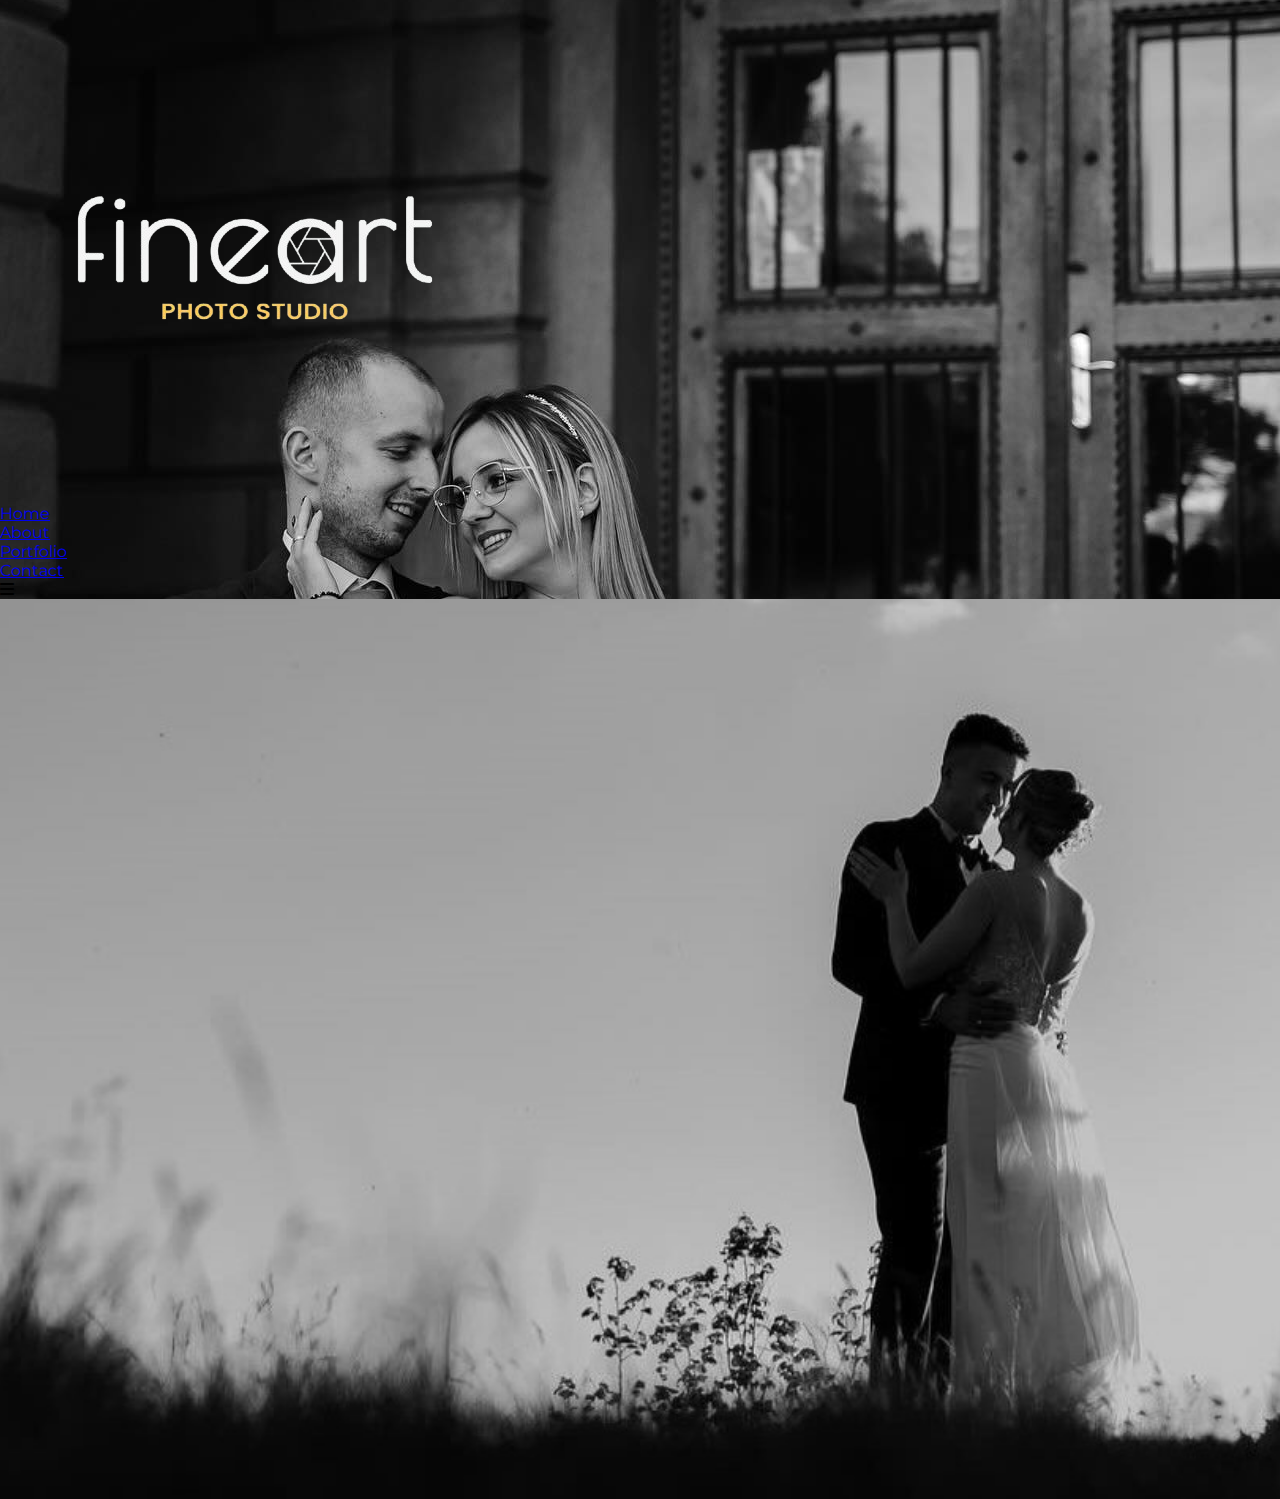
<file: index.html>
<!DOCTYPE html>
<html lang="en">
  <head>
    <link rel="stylesheet" href="style.css">
    <meta charset="UTF-8">
    <meta name="viewport" content="width=device-width, initial-scale=1.0">
<link rel="stylesheet" href="https://cdnjs.cloudflare.com/ajax/libs/font-awesome/6.4.2/css/all.min.css">
    <title>FineArt</title>
  </head>
  <body>
    <header>
      <nav class="navbar">
        <div class="img">
        <img src="logo.png" alt="FineArt logo">
        </div>
        <ul>
          <li><a href="index.html">Home</a></li>
          <li><a href="#intro">About</a></li>
          <li><a href="portfolio.html">Portfolio</a></li>
          <li><a href="Contact.html">Contact</a></li>
        </ul>
                <div class="hamburger">
          <i class="fa-solid fa-bars"></i>
        </div>
      </nav>
      <div class="cover">
        <img src="slika7.jpg" alt="Wedding couple by the sea">
        </div>
    </header>
  <div class="container">
    <main>
    <section class="intro" id="intro">
            <div class="slika">
        <img src="slika3.jpg" alt="Wedding couple by the sea">
      </div>
      <div class="text">
      <h2 style="font-size: 1.3rem; font-weight: 500;">Welcome to our world - world of timeless moments</h2>
      <p style="font-size: 1rem; font-weight: 400;" class="prvi">We are a team of three passionate photographers whit over <b>10 years of experience</b>, specializing in <strong>wedding</strong> photography.</p>
        <p style="font-size: 1rem; font-weight: 400;" class="drugi">What brought us together is a deep love for authentic storytelling and capturing the beauty of real moments - and that's exactly what defines our studio today.</p>
          <p style="font-size: 1rem; font-weight: 400;" class="treci">Each of us brings a different perspective and style, but we share a same mission: to tell your story throught timeless images you'll want to revisit again and again.</p>
      <a href="portfolio.html" class="btn-gallery">GALLERY</a>
      </div>
    </section>
    <section class="cover2">
      <div>
        <img src="slika6.jpg" alt="Wedding couple by the sea">
      </div>
    </section>
     <section class="moto">
        <p class="moto-text">YOU ARE THE CREATOR OF YOUR LIFE,<br>WE ARE THE CREATORS OF YOUR MEMORIES</p>
        <div class="moto-tags">
                <span>ELEGANT</span> |
                <span>EMOTIVE</span> |
                <span>TIMELESS</span>
        </div>
    </section>
  </main>
  </div>
      <footer>
        <div class="footer-logo">
          <img src="logo.png" alt="FineArt logo">
        </div>
        <div class="footer-link">
                  <ul>
                    <li><a href="index.html">Home</a></li>
                    <li><a href="#intro">About</a></li>
                    <li><a href="portfolio.html">Portfolio</a></li>
                    <li><a href="Contact.html">Contact</a></li>
                  </ul>
        </div>
        <div class="social">
                  <div class="fb">
                    <a href="https://facebook.com/PhotoStudioFineArt" target="_blank">
                      <i class="fa-brands fa-facebook"></i>
                    </a>
                  </div>
                  <div class="insta">
                    <a href="https://instagram.com/@fineartstudio1" target="_blank">
                      <i class="fa-brands fa-instagram"></i>
                    </a>
                  </div>
                    </div>
                    <div class="footer-signature">
                      © 2025 FineArt. All rights reserved.
        </div>
       </footer>
   </body>
</html>
</file>
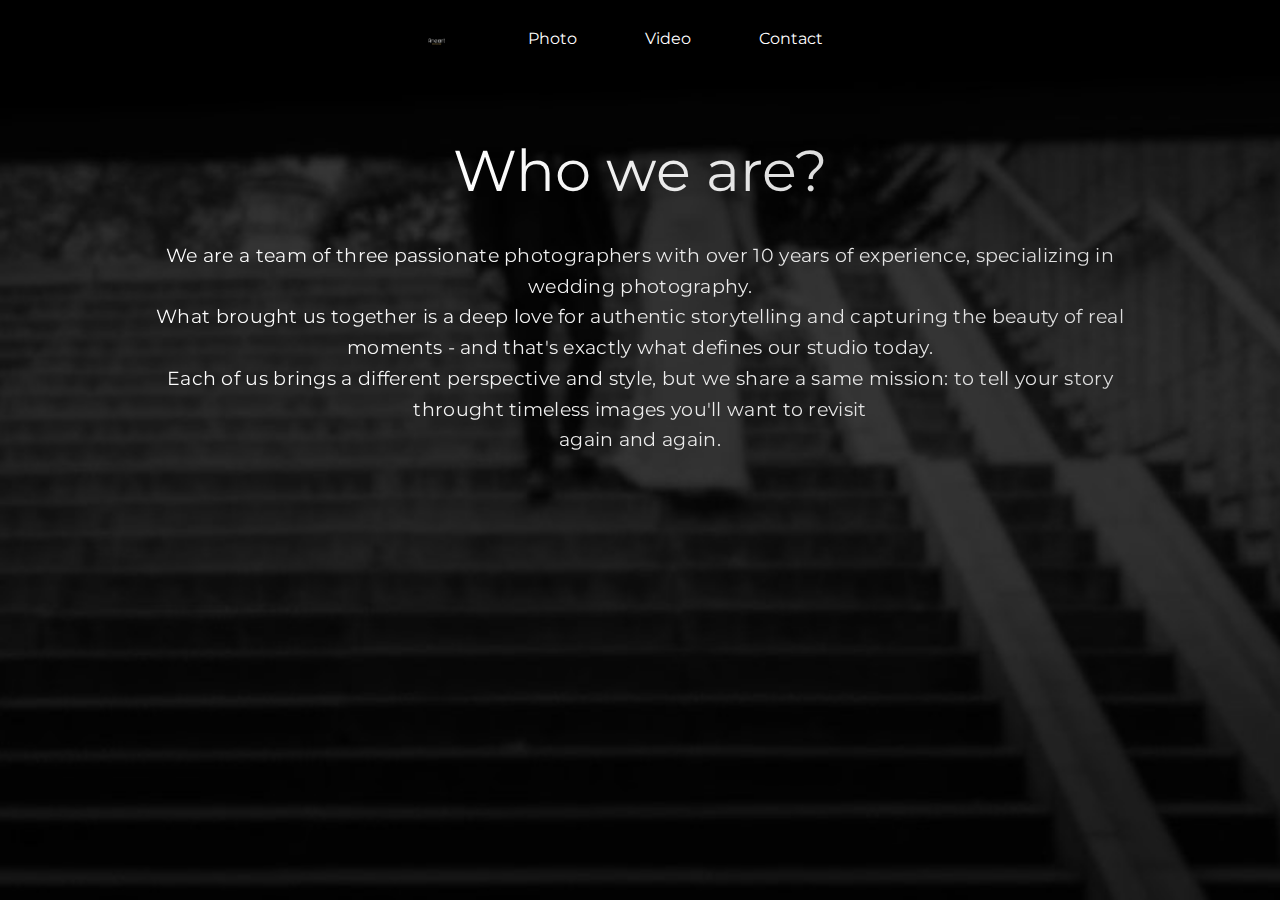
<file: about.html>
<!DOCTYPE html>
<html lang="en">
  <head>
    <link rel="stylesheet" href="about.css">
    <meta charset="UTF-8">
    <meta name="viewport" content="width=device-width, initial-scale=1.0">
<link rel="stylesheet" href="https://cdnjs.cloudflare.com/ajax/libs/font-awesome/6.4.2/css/all.min.css">    
   <title>About</title>
  </head>
  <body>

    <header>
      <nav>
        <div class="traka">
          <a href="index.html">
          <img src="logo.png" alt="FineArt Logo">
          </a>
        <ul class="dropdown" id="nav-links">
          <li><a href="photo.html">Photo</a></li>
          <li><a href="video.html">Video</a></li>
          <li><a href="contact.html">Contact</a></li>
        </ul>
        <div class="hamburger" id="hamburger">
          <i class="fa-solid fa-bars"></i>
        </div>
        </div>
      </nav>
    </header>

       <div class="cover">
        <img src="slika14-blur.jpg" alt="Wedding couple">
      </div>

        <section class="intro">
          <div class="text">
            <h1>Who we are?</h1>
          </div>
        </section>

        <section class="about">
          <div class="text2">
            <p>We are a team of three passionate photographers with over 10 years of
              experience, specializing in wedding photography.<br>
              What brought us together is a deep love for authentic storytelling and
              capturing the beauty of real moments - and that's exactly what defines our
              studio today.<br>
              Each of us brings a different perspective and style, but we share a same
              mission: to tell your story throught timeless images you'll want to revisit<br>
              again and again.</p>
            </div>
          </section>
          
  <script>
  const hamburger = document.getElementById('hamburger');
  const navLinks = document.getElementById('nav-links');

  hamburger.addEventListener('click', () => {
    navLinks.classList.toggle('active');
  });
</script>
  </body>
</html>
</file>
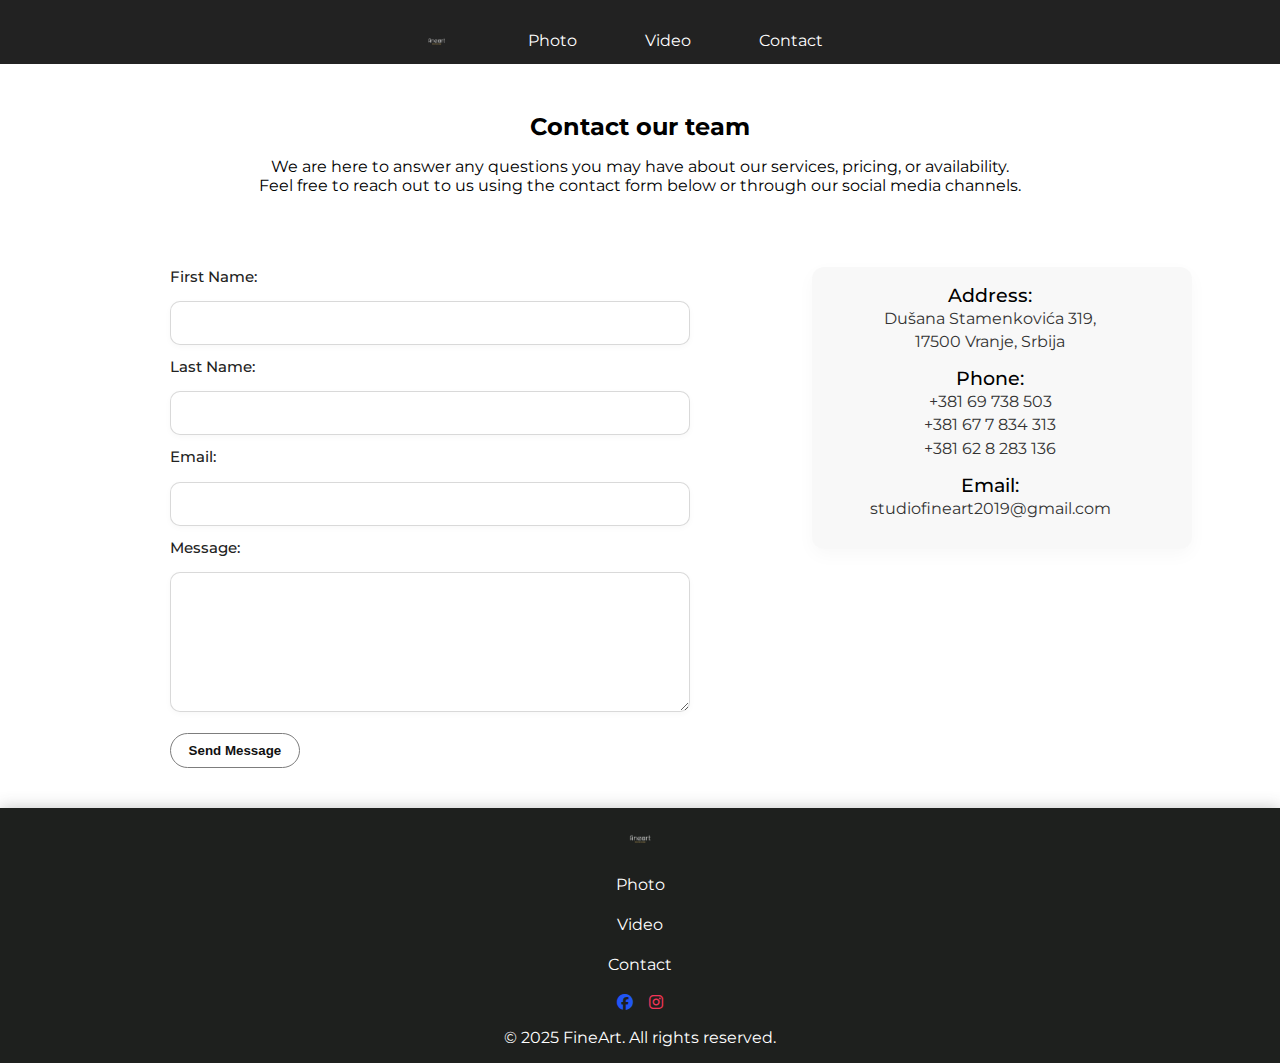
<file: contact.html>
<!DOCTYPE html>
<html lang="en">
  <head>
    <link rel="stylesheet" href="contact.css">
    <meta charset="UTF-8">
    <meta name="viewport" content="width=device-width, initial-scale=1.0">
<link rel="stylesheet" href="https://cdnjs.cloudflare.com/ajax/libs/font-awesome/6.4.2/css/all.min.css">
    <title>Contact</title>
  </head>
  <body>
    <header>
      <nav>
        <div class="traka">
          <a href="index.html">
          <img src="logo.png" alt="FineArt Logo">
          </a>
        <ul class="dropdown" id="nav-links">
          <li><a href="photo.html">Photo</a></li>
          <li><a href="video.html">Video</a></li>
          <li><a href="contact.html">Contact</a></li>
        </ul>
        <div class="hamburger" id="hamburger">
          <i class="fa-solid fa-bars"></i>
        </div>
        </div>
      </nav>
    </header>
    <main>
      <div class="naslov">
        <h2>Contact our team</h2>
        <p>We are here to answer any questions you may have about our services, pricing, or availability.<br>Feel free to reach out to us using the contact form below or through our social media channels.</p>
      </div>
      <section class="forme">
        <div class="polja">
        <form action="#" method="post">
          <label for="first-name">First Name:</label>
          <input type="text" id="first-name" name="first-name" required>
          <label for="last-name">Last Name:</label>
          <input type="text" id="last-name" name="last-name" required>
          <label for="email">Email:</label>
          <input type="email" id="email" name="email" required>
          <label for="message">Message:</label>
          <textarea id="message" name="message" required></textarea>
          <button type="submit">Send Message</button>
        </form>
      </div>
      <div class="info">
        <div class="adresa">
          <h4>Address:</h4>
          <p>Dušana Stamenkovića 319,<br>
          17500 Vranje, Srbija</p>
        </div>
        <div class="phone">
          <h4>Phone:</h4>
          <p>+381 69 738 503<br>
          +381 67 7 834 313<br>
          +381 62 8 283 136</p>
      </div>
      <div class="email">
        <h4>Email:</h4>
        <p>studiofineart2019@gmail.com</p>
      </div>
      </section>
     </main>
     <footer>
        <div class="footer-logo">
          <img src="logo.png" alt="FineArt Logo">
        </div>
        <div class="footer-link">
                  <ul>
                    <li><a href="photo.html">Photo</a></li>
                    <li><a href="video.html">Video</a></li>
                    <li><a href="contact.html">Contact</a></li>
                  </ul>
        </div>
        <div class="social">
                  <div class="fb">
                    <a href="https://facebook.com/PhotoStudioFineArt" target="_blank">
                      <i class="fa-brands fa-facebook"></i>
                    </a>
                  </div>
                  <div class="insta">
                    <a href="https://instagram.com/@fineartstudio1" target="_blank">
                      <i class="fa-brands fa-instagram"></i>
                    </a>
                  </div>
                    </div>
                    <div class="footer-signature">
                      © 2025 FineArt. All rights reserved.
        </div>
       </footer>
       <script>
  const hamburger = document.getElementById('hamburger');
  const navLinks = document.getElementById('nav-links');

  hamburger.addEventListener('click', () => {
    navLinks.classList.toggle('active');
  });
</script>
   </body>
</html>
</file>
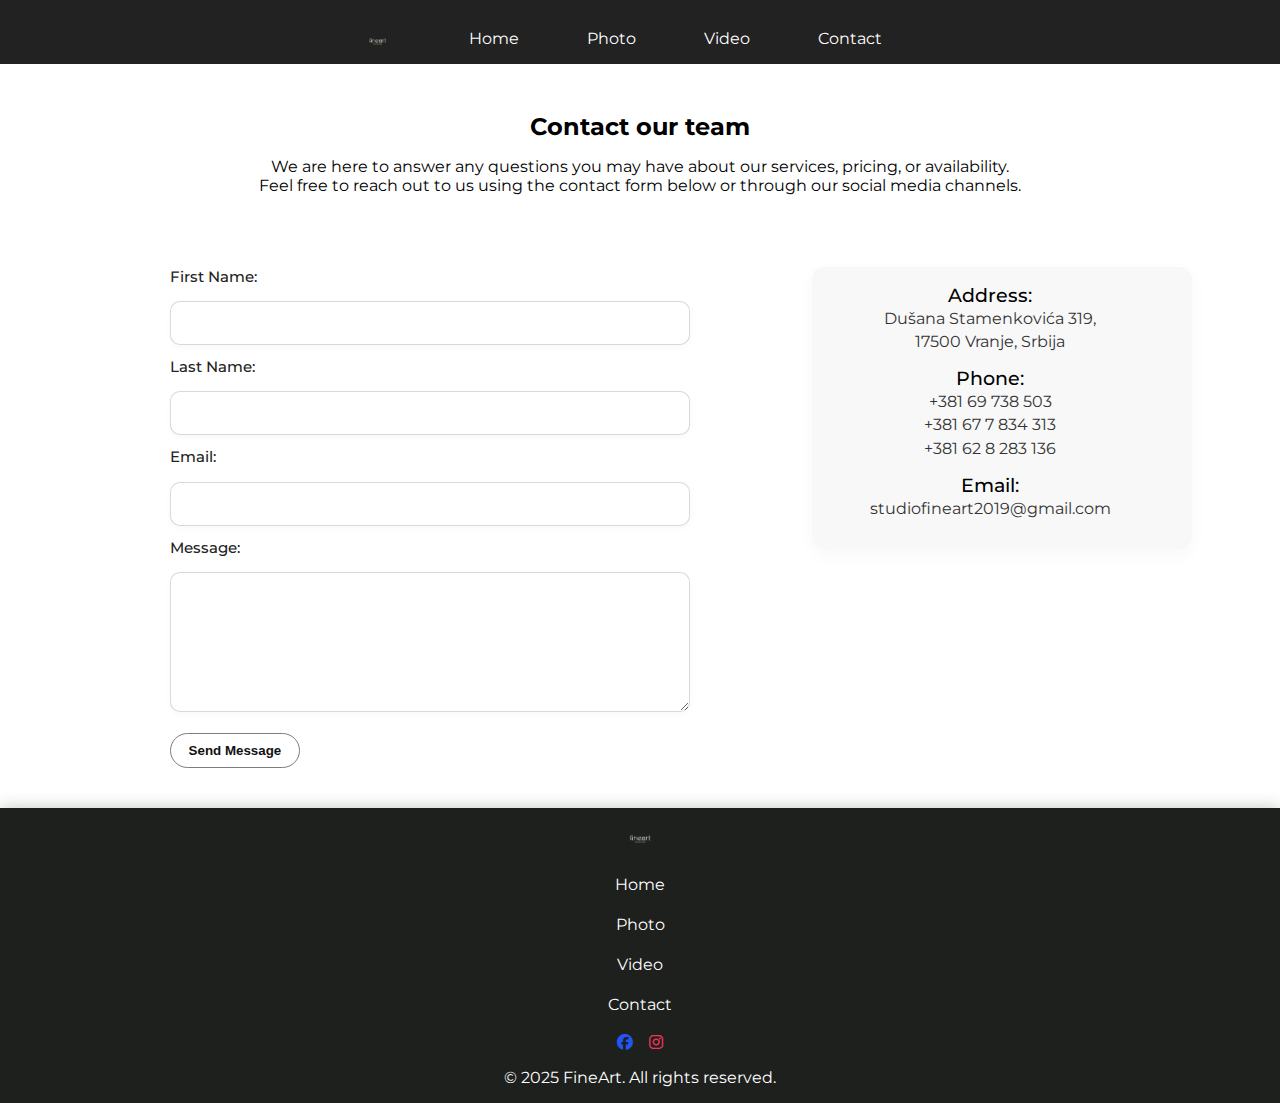
<file: Contact.html>
<!DOCTYPE html>
<html lang="en">
  <head>
    <link rel="stylesheet" href="style2.css">
    <meta charset="UTF-8">
    <meta name="viewport" content="width=device-width, initial-scale=1.0">
<link rel="stylesheet" href="https://cdnjs.cloudflare.com/ajax/libs/font-awesome/6.4.2/css/all.min.css">
    <title>FineArt</title>
  </head>
  <body>
    <header>
      <nav>
        <div class="traka">
          <img src="logo.png" alt="FineArt Logo">
        <ul class="dropdown" id="nav-links">
          <li><a href="index.html">Home</a></li>
          <li><a href="photo.html">Photo</a></li>
          <li><a href="video.html">Video</a></li>
          <li><a href="contact.html">Contact</a></li>
        </ul>
        <div class="hamburger" id="hamburger">
          <i class="fa-solid fa-bars"></i>
        </div>
        </div>
      </nav>
    </header>
    <main>
      <div class="naslov">
        <h2>Contact our team</h2>
        <p>We are here to answer any questions you may have about our services, pricing, or availability.<br>Feel free to reach out to us using the contact form below or through our social media channels.</p>
      </div>
      <section class="forme">
        <div class="polja">
        <form action="#" method="post">
          <label for="first-name">First Name:</label>
          <input type="text" id="first-name" name="first-name" required>
          <label for="last-name">Last Name:</label>
          <input type="text" id="last-name" name="last-name" required>
          <label for="email">Email:</label>
          <input type="email" id="email" name="email" required>
          <label for="message">Message:</label>
          <textarea id="message" name="message" required></textarea>
          <button type="submit">Send Message</button>
        </form>
      </div>
      <div class="info">
        <div class="adresa">
          <h4>Address:</h4>
          <p>Dušana Stamenkovića 319,<br>
          17500 Vranje, Srbija</p>
        </div>
        <div class="phone">
          <h4>Phone:</h4>
          <p>+381 69 738 503<br>
          +381 67 7 834 313<br>
          +381 62 8 283 136</p>
      </div>
      <div class="email">
        <h4>Email:</h4>
        <p>studiofineart2019@gmail.com</p>
      </div>
      </section>
     </main>
     <footer>
        <div class="footer-logo">
          <img src="logo.png" alt="FineArt Logo">
        </div>
        <div class="footer-link">
                  <ul>
                    <li><a href="index.html">Home</a></li>
                    <li><a href="photo.html">Photo</a></li>
                    <li><a href="video.html">Video</a></li>
                    <li><a href="contact.html">Contact</a></li>
                  </ul>
        </div>
        <div class="social">
                  <div class="fb">
                    <a href="https://facebook.com/PhotoStudioFineArt" target="_blank">
                      <i class="fa-brands fa-facebook"></i>
                    </a>
                  </div>
                  <div class="insta">
                    <a href="https://instagram.com/@fineartstudio1" target="_blank">
                      <i class="fa-brands fa-instagram"></i>
                    </a>
                  </div>
                    </div>
                    <div class="footer-signature">
                      © 2025 FineArt. All rights reserved.
        </div>
       </footer>
       <script>
  const hamburger = document.getElementById('hamburger');
  const navLinks = document.getElementById('nav-links');

  hamburger.addEventListener('click', () => {
    navLinks.classList.toggle('active');
  });
</script>
   </body>
</html>
</file>
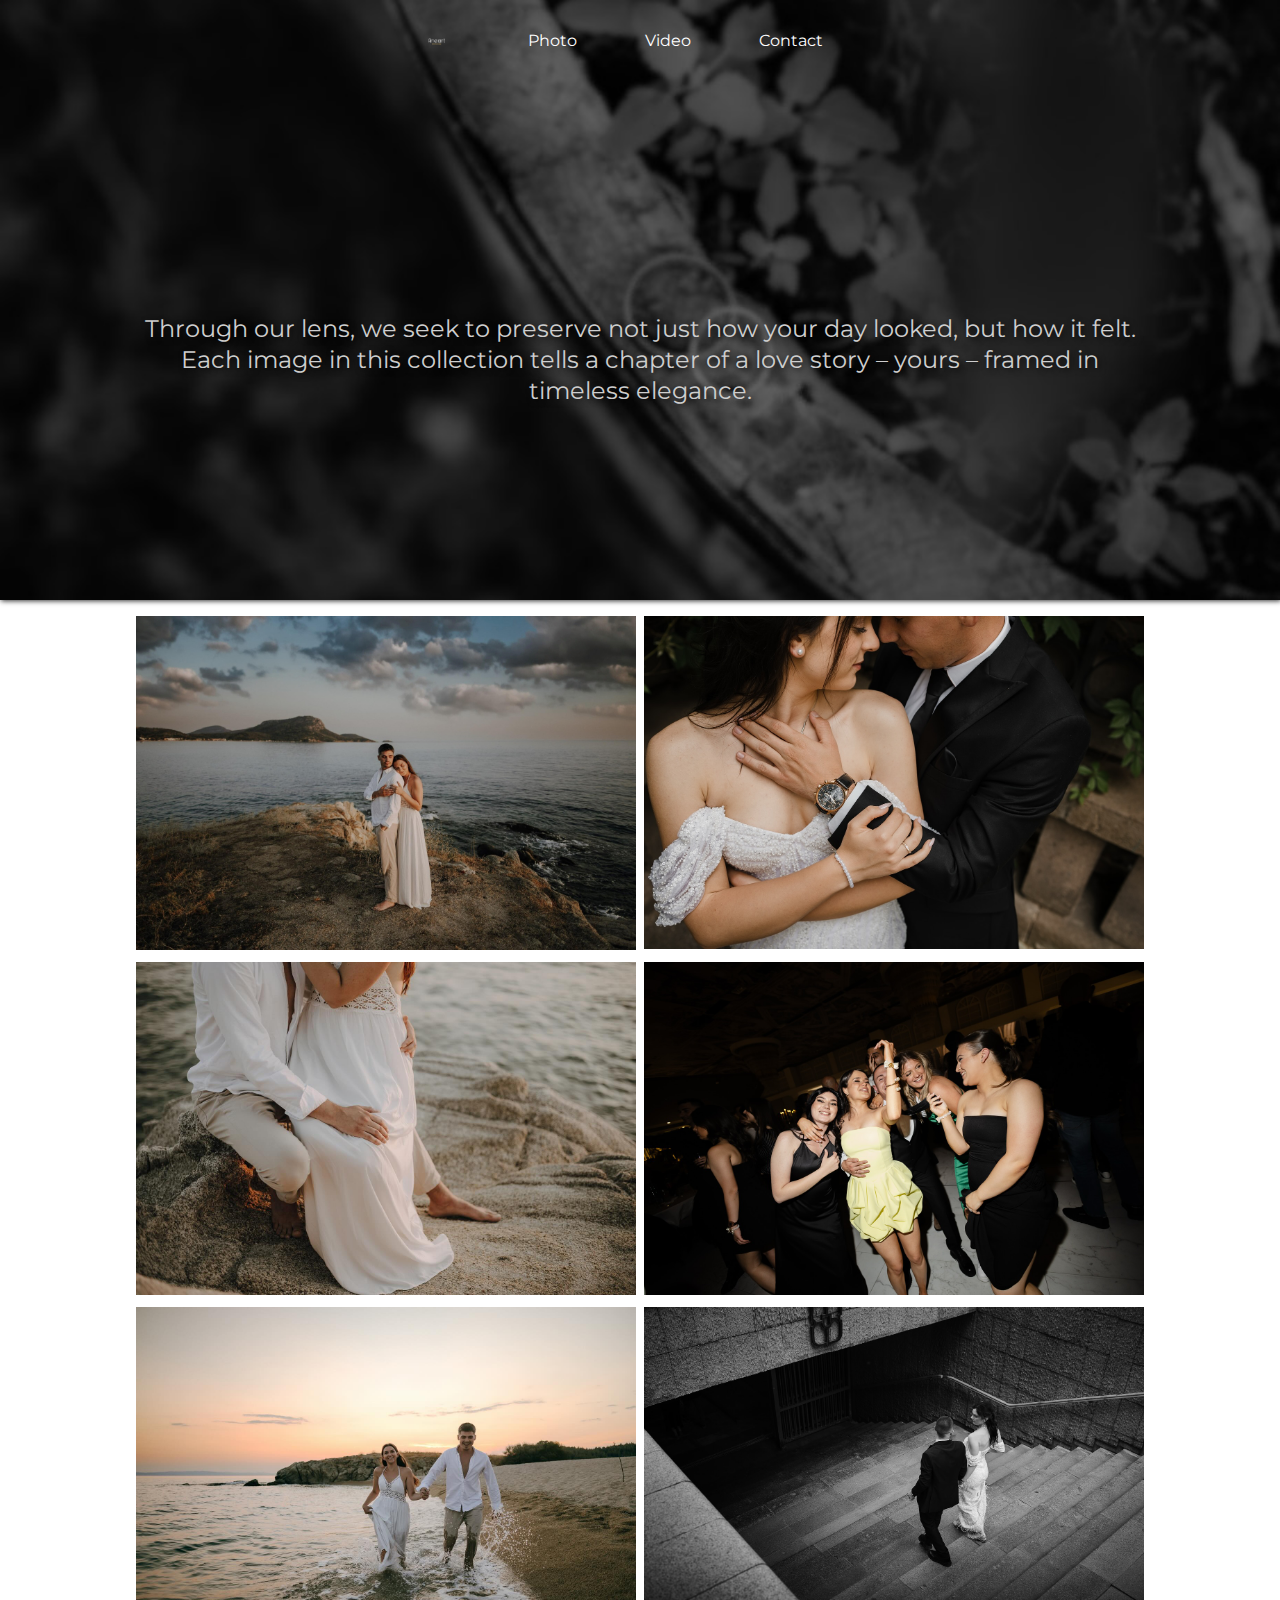
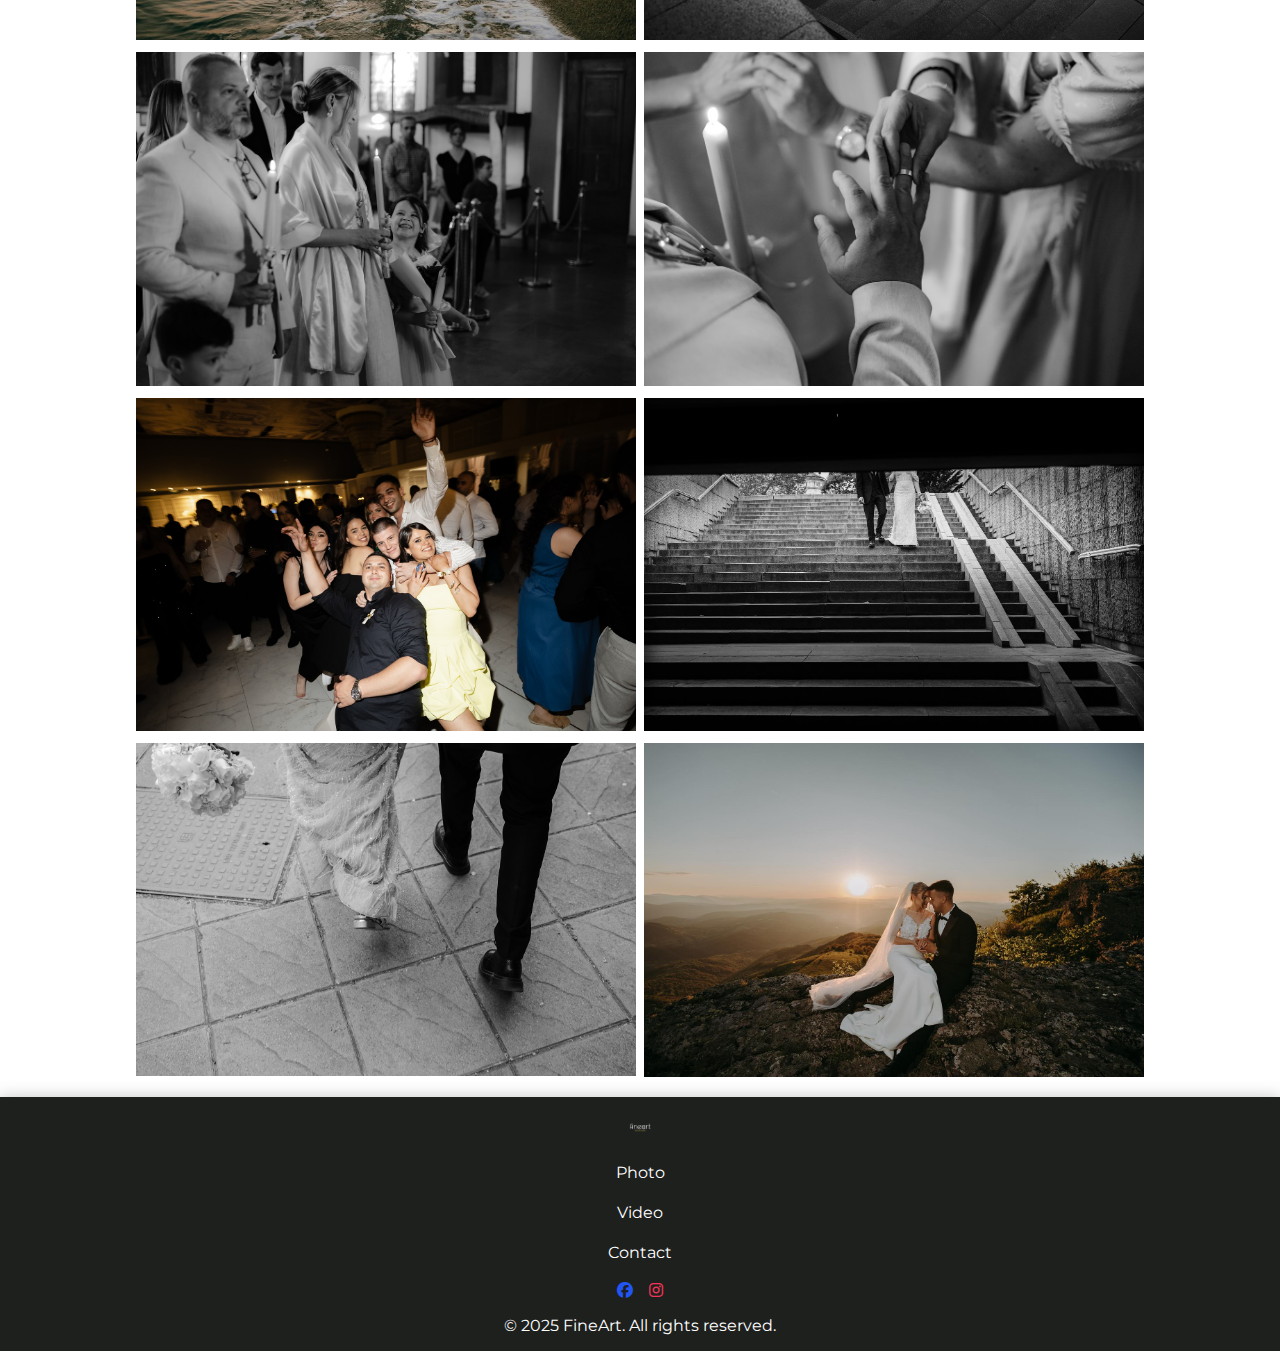
<file: photo.html>
<!DOCTYPE html>
<html lang="en">
  <head>
    <link rel="stylesheet" href="photo.css">
    <meta charset="UTF-8">
    <meta name="viewport" content="width=device-width, initial-scale=1.0">
<link rel="stylesheet" href="https://cdnjs.cloudflare.com/ajax/libs/font-awesome/6.4.2/css/all.min.css">
    <title>Photo</title>
  </head>
  <body>
    <header>
      <nav>
        <div class="traka">
          <a href="index.html">
          <img src="logo.png" alt="FineArt Logo">
          </a>
          <ul class="dropdown" id="nav-links">
          <li><a href="photo.html">Photo</a></li>
          <li><a href="video.html">Video</a></li>
          <li><a href="contact.html">Contact</a></li>
        </ul>
        <div class="hamburger" id="hamburger">
          <i class="fa-solid fa-bars"></i>
        </div>
        </div>
      </nav>
    </header>
      <div class="cover">
        <img src="slika19-blur.jpg" alt="Wedding couple by the sea">
        </div>
    <div class="text">
      <p>Through our lens, we seek to preserve not just how your day looked, but how it felt. <br>Each image in this collection tells a chapter of a love story – yours – framed in timeless elegance.</p>
    </div>
    <section class="portfolio">
      <div class="grid">
        <div class="grid-item">
          <img src="slika1.jpg" alt="Portfolio Image 1" class="gallery-img">
        </div>
        <div class="grid-item">
          <img src="slika2.jpg" alt="Portfolio Image 2" class="gallery-img">
        </div>
        <div class="grid-item">
          <img src="slika5.jpg" alt="Portfolio Image 3" class="gallery-img">
        </div>
        <div class="grid-item">
          <img src="slika9.jpg" alt="Portfolio Image 4" class="gallery-img">
        </div>
        <div class="grid-item">
          <img src="slika18.jpg" alt="Portfolio Image 4" class="gallery-img">
        </div>
        <div class="grid-item">
          <img src="slika10.jpg" alt="Portfolio Image 4" class="gallery-img">
        </div>
        <div class="grid-item">
          <img src="slika11.jpg" alt="Portfolio Image 4" class="gallery-img">
        </div>
        <div class="grid-item">
          <img src="slika12.jpg" alt="Portfolio Image 4" class="gallery-img">
        </div>
        <div class="grid-item">
          <img src="slika13.jpg" alt="Portfolio Image 4" class="gallery-img">
        </div>
        <div class="grid-item">
          <img src="slika14.jpg" alt="Portfolio Image 4" class="gallery-img">
        </div>
        <div class="grid-item">
          <img src="slika15.jpg" alt="Portfolio Image 4" class="gallery-img">
        </div>
        <div class="grid-item">
          <img src="slika17.jpg" alt="Portfolio Image 4" class="gallery-img">
        </div>
      </div>
      <!-- Lightbox modal -->
      <div id="lightbox" class="lightbox">
        <span class="close">&times;</span>
        <img class="lightbox-content" id="lightbox-img">
        <div class="nav-arrows">
          <span class="prev">&#10094;</span>
          <span class="next">&#10095;</span>
        </div>
      </div>
    </section>
    <footer>
        <div class="footer-logo">
          <img src="logo.png" alt="FineArt Logo">
        </div>
        <div class="footer-link">
                  <ul>
                    <li><a href="photo.html">Photo</a></li>
                    <li><a href="video.html">Video</a></li>
                    <li><a href="contact.html">Contact</a></li>
                  </ul>
        </div>
        <div class="social">
                  <div class="fb">
                    <a href="https://facebook.com/PhotoStudioFineArt" target="_blank">
                      <i class="fa-brands fa-facebook"></i>
                    </a>
                  </div>
                  <div class="insta">
                    <a href="https://instagram.com/@fineartstudio1" target="_blank">
                      <i class="fa-brands fa-instagram"></i>
                    </a>
                  </div>
                    </div>
                    <div class="footer-signature">
                      © 2025 FineArt. All rights reserved.
        </div>
       </footer>
       <script>
  const hamburger = document.getElementById('hamburger');
  const navLinks = document.getElementById('nav-links');

  hamburger.addEventListener('click', () => {
    navLinks.classList.toggle('active');
  });
</script>
<script>
  const galleryImages = document.querySelectorAll(".gallery-img");
  const lightbox = document.getElementById("lightbox");
  const lightboxImg = document.getElementById("lightbox-img");
  const closeBtn = document.querySelector(".close");
  const prevBtn = document.querySelector(".prev");
  const nextBtn = document.querySelector(".next");

  let currentIndex = 0;

  function showImage(index) {
    lightbox.style.display = "flex";
    lightboxImg.src = galleryImages[index].src;
    currentIndex = index;
  }

  galleryImages.forEach((img, index) => {
    img.addEventListener("click", () => {
      showImage(index);
    });
  });

  closeBtn.addEventListener("click", () => {
    lightbox.style.display = "none";
  });

  prevBtn.addEventListener("click", () => {
    currentIndex = (currentIndex - 1 + galleryImages.length) % galleryImages.length;
    showImage(currentIndex);
  });

  nextBtn.addEventListener("click", () => {
    currentIndex = (currentIndex + 1) % galleryImages.length;
    showImage(currentIndex);
  });

  window.addEventListener("click", (e) => {
    if (e.target === lightbox) {
      lightbox.style.display = "none";
    }
  });

  // ESC za izlaz
  window.addEventListener("keydown", (e) => {
    if (e.key === "Escape") {
      lightbox.style.display = "none";
    } else if (e.key === "ArrowLeft") {
      currentIndex = (currentIndex - 1 + galleryImages.length) % galleryImages.length;
      showImage(currentIndex);
    } else if (e.key === "ArrowRight") {
      currentIndex = (currentIndex + 1) % galleryImages.length;
      showImage(currentIndex);
    }
  });
  let startX = 0;
let endX = 0;

lightbox.addEventListener("touchstart", (e) => {
  startX = e.changedTouches[0].screenX;
});

lightbox.addEventListener("touchend", (e) => {
  endX = e.changedTouches[0].screenX;
  handleSwipe();
});

function handleSwipe() {
  if (startX - endX > 50) {
    // swipe levo
    currentIndex = (currentIndex + 1) % galleryImages.length;
    showImage(currentIndex);
  } else if (endX - startX > 50) {
    // swipe desno
    currentIndex = (currentIndex - 1 + galleryImages.length) % galleryImages.length;
    showImage(currentIndex);
  }
}
</script>

   </body>
</html>
</file>
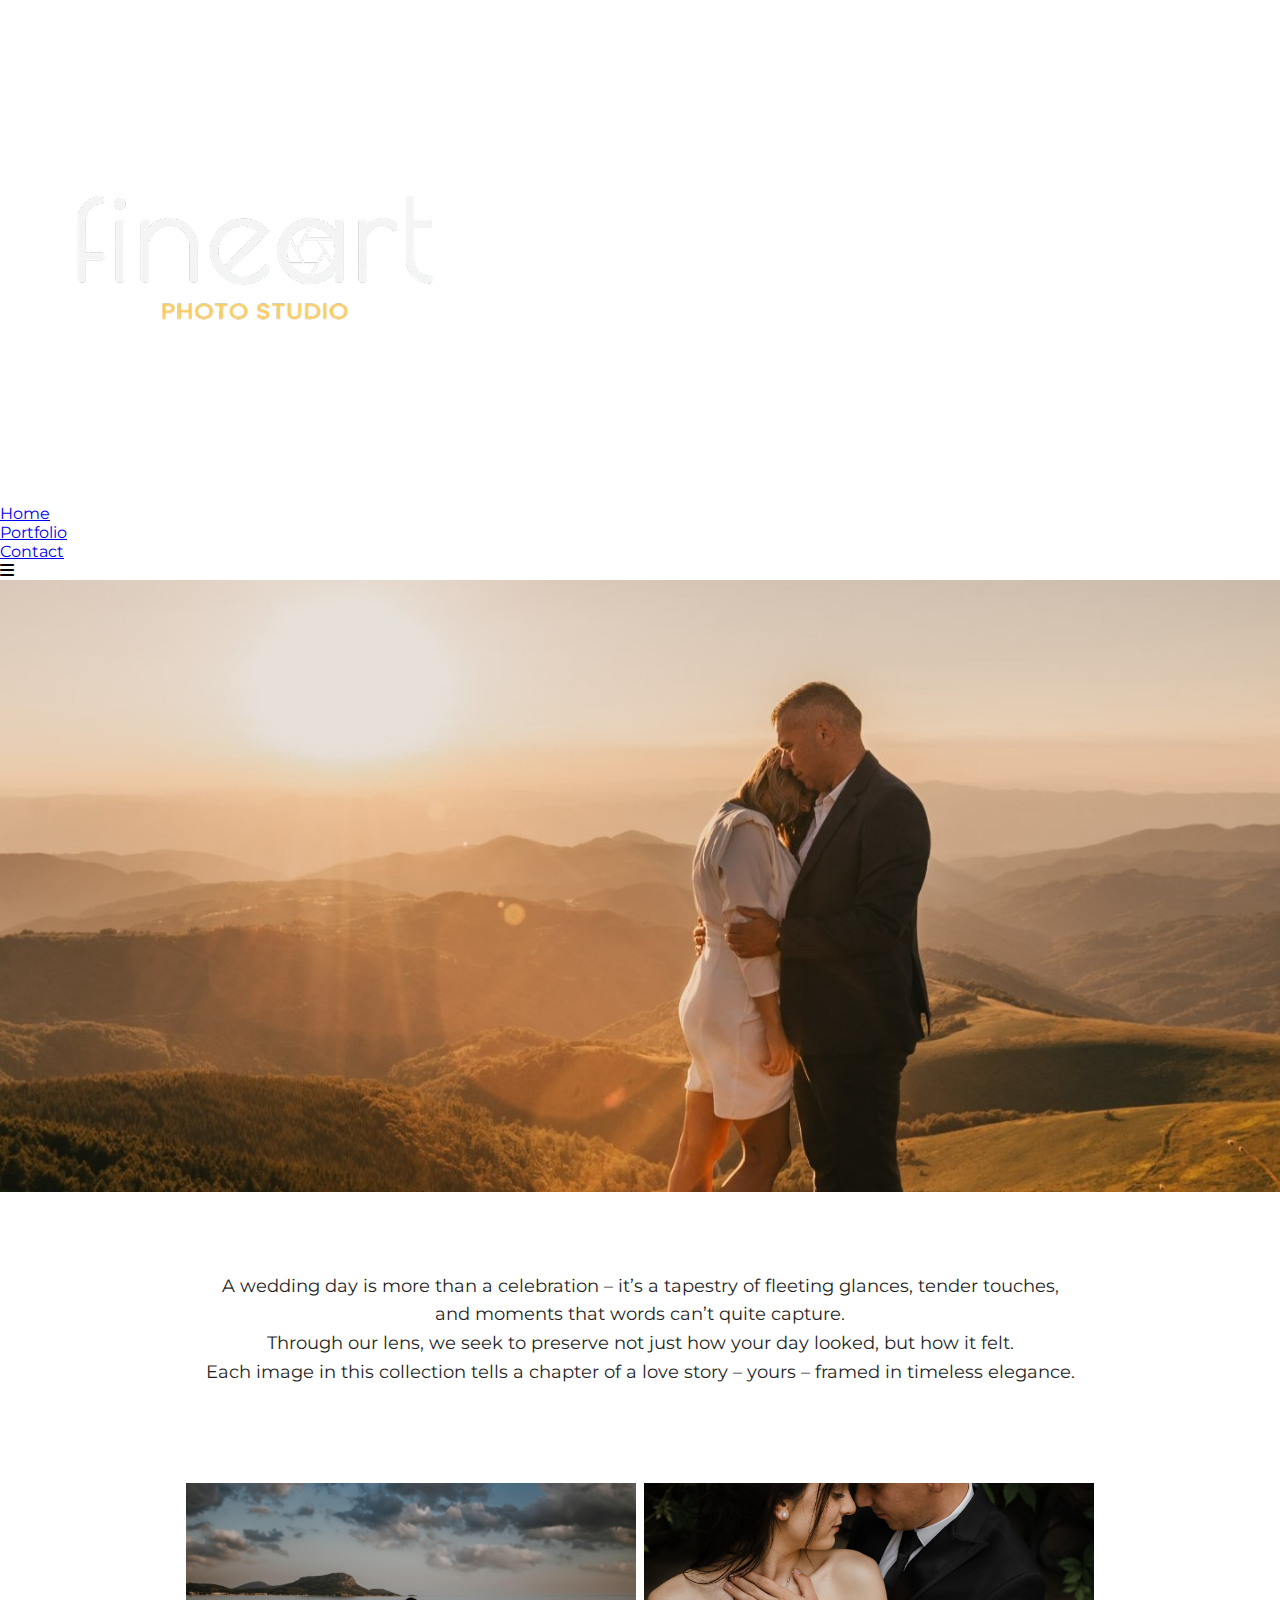
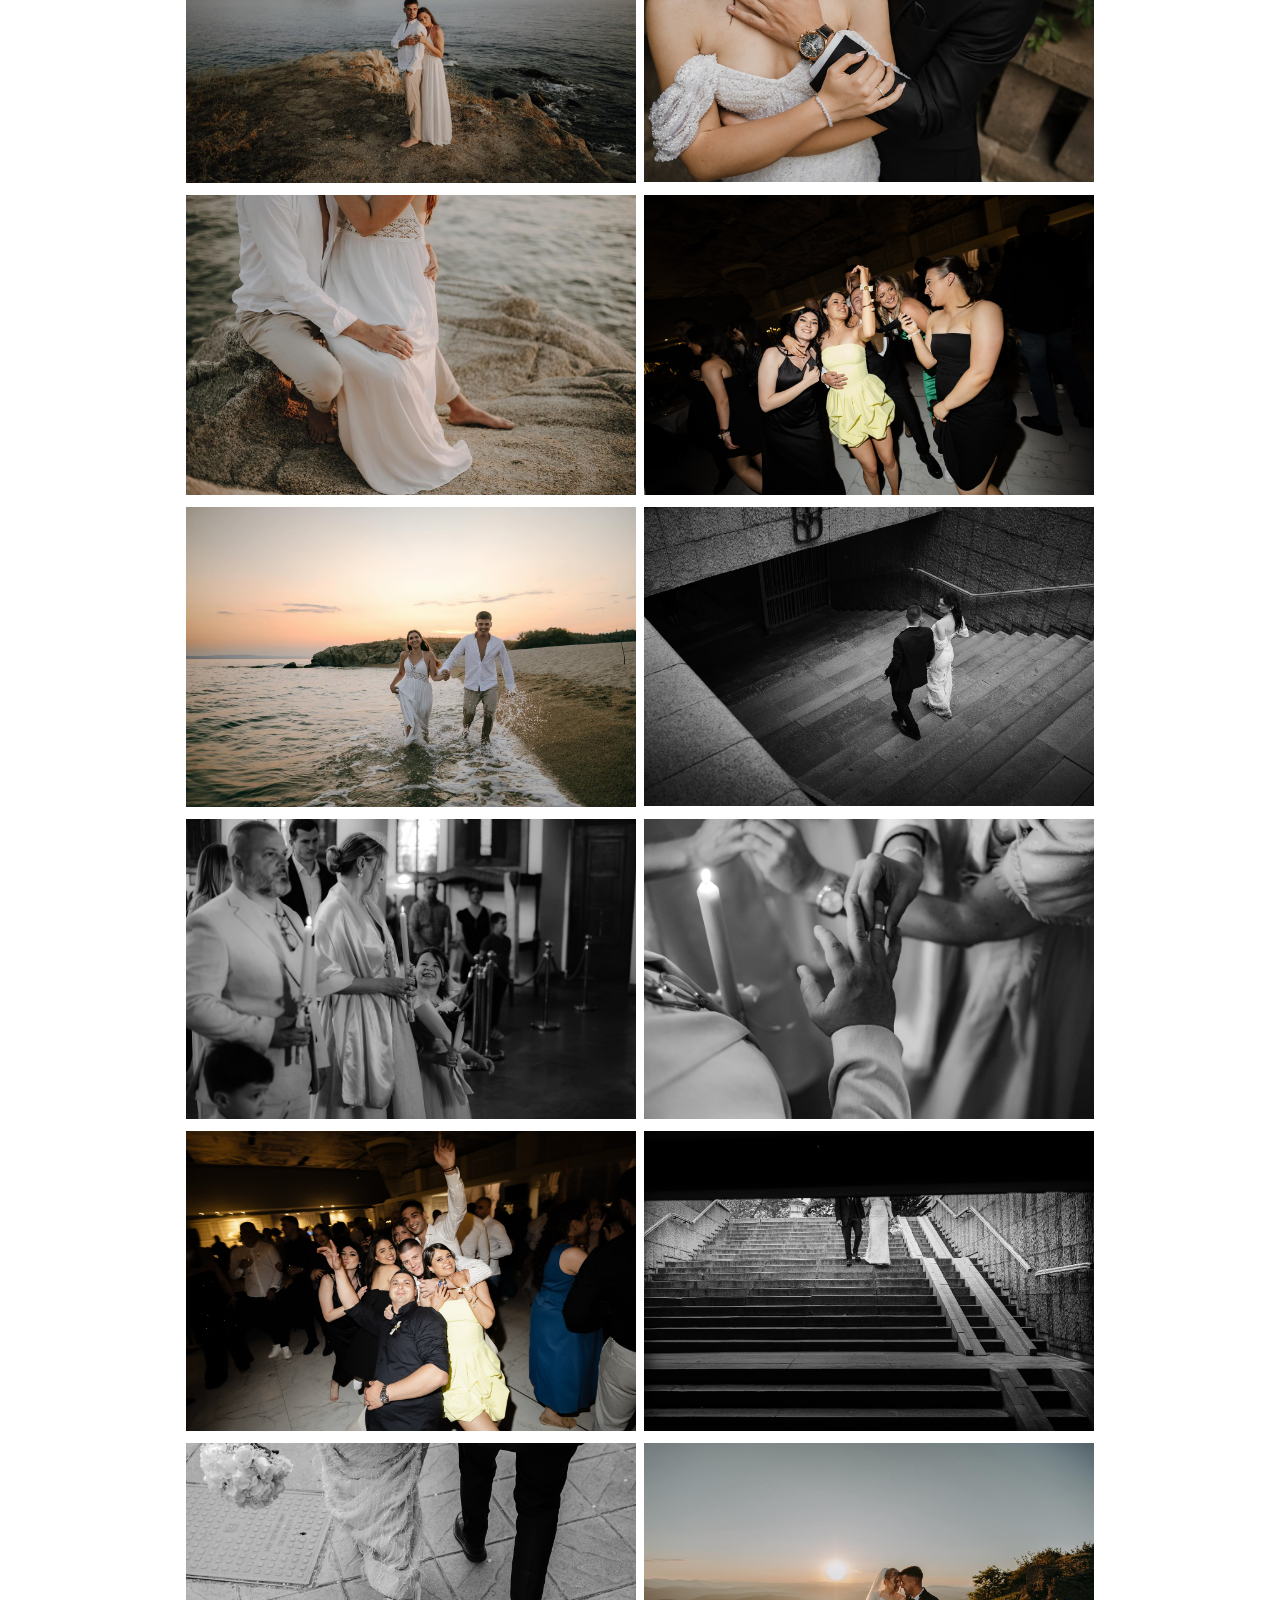
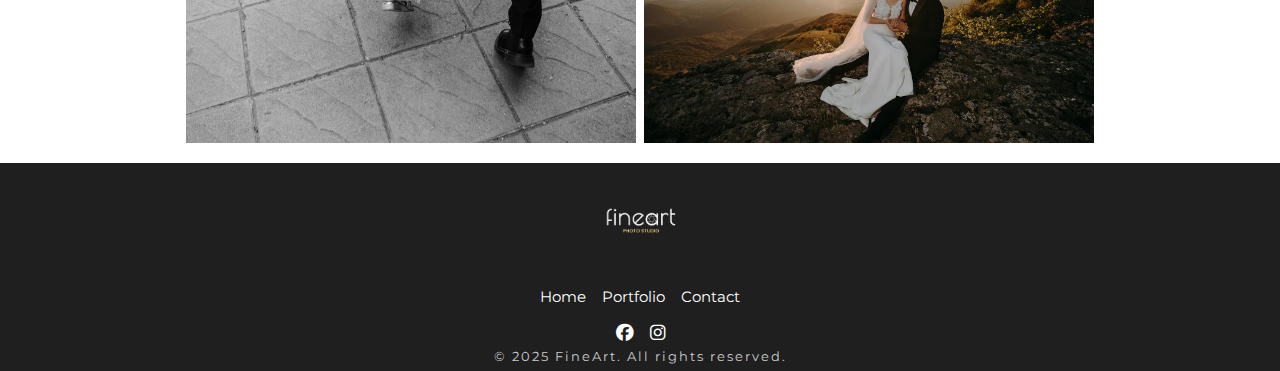
<file: portfolio.html>
<!DOCTYPE html>
<html lang="en">
  <head>
    <link rel="stylesheet" href="style3.css">
    <meta charset="UTF-8">
    <meta name="viewport" content="width=device-width, initial-scale=1.0">
<link rel="stylesheet" href="https://cdnjs.cloudflare.com/ajax/libs/font-awesome/6.4.2/css/all.min.css">
    <title>Portfolio</title>
  </head>
  <body>
    <header>
      <nav>
        <div class="traka">
          <img src="logo.png" alt="FineArt Logo">
        <ul class="dropdown">
          <li><a href="index.html">Home</a></li>
          <li><a href="portfolio.html">Portfolio</a></li>
          <li><a href="Contact.html">Contact</a></li>
        </ul>
        <div class="hamburger">
          <i class="fa-solid fa-bars"></i>
        </div>
        </div>
      </nav>
    </header>
      <div class="cover">
        <img src="slika8.jpg" alt="Wedding couple by the sea">
        </div>
    <div class="text">
      <p>A wedding day is more than a celebration – it’s a tapestry of fleeting glances, tender touches,<br> and moments that words can’t quite capture.<br> Through our lens, we seek to preserve not just how your day looked, but how it felt.<br> Each image in this collection tells a chapter of a love story – yours – framed in timeless elegance.</p>
    </div>
    <section class="portfolio">
      <div class="grid">
        <div class="grid-item">
          <img src="slika1.jpg" alt="Portfolio Image 1">
        </div>
        <div class="grid-item">
          <img src="slika2.jpg" alt="Portfolio Image 2">
        </div>
        <div class="grid-item">
          <img src="slika5.jpg" alt="Portfolio Image 3">
        </div>
        <div class="grid-item">
          <img src="slika9.jpg" alt="Portfolio Image 4">
        </div>
        <div class="grid-item">
          <img src="slika18.jpg" alt="Portfolio Image 4">
        </div>
        <div class="grid-item">
          <img src="slika10.jpg" alt="Portfolio Image 4">
        </div>
        <div class="grid-item">
          <img src="slika11.jpg" alt="Portfolio Image 4">
        </div>
        <div class="grid-item">
          <img src="slika12.jpg" alt="Portfolio Image 4">
        </div>
        <div class="grid-item">
          <img src="slika13.jpg" alt="Portfolio Image 4">
        </div>
        <div class="grid-item">
          <img src="slika14.jpg" alt="Portfolio Image 4">
        </div>
        <div class="grid-item">
          <img src="slika15.jpg" alt="Portfolio Image 4">
        </div>
        <div class="grid-item">
          <img src="slika17.jpg" alt="Portfolio Image 4">
        </div>
      </div>
    </section>
    <footer>
        <div class="footer-logo">
          <img src="logo.png" alt="FineArt Logo">
        </div>
        <div class="footer-link">
                  <ul>
                    <li><a href="index.html">Home</a></li>
                    <li><a href="portfolio.html">Portfolio</a></li>
                    <li><a href="Contact.html">Contact</a></li>
                  </ul>
        </div>
        <div class="social">
                  <div class="fb">
                    <a href="https://facebook.com/PhotoStudioFineArt" target="_blank">
                      <i class="fa-brands fa-facebook"></i>
                    </a>
                  </div>
                  <div class="insta">
                    <a href="https://instagram.com/@fineartstudio1" target="_blank">
                      <i class="fa-brands fa-instagram"></i>
                    </a>
                  </div>
                    </div>
                    <div class="footer-signature">
                      © 2025 FineArt. All rights reserved.
        </div>
       </footer>
   </body>
</html>
</file>
<file: style.css>
@import url('https://fonts.googleapis.com/css2?family=Epilogue:ital,wght@0,100..900;1,100..900&family=Inter:ital,opsz,wght@0,14..32,100..900;1,14..32,100..900&display=swap');
@import url('https://fonts.googleapis.com/css2?family=Montserrat:ital,wght@0,100..900;1,100..900&display=swap');
* {
  margin: 0;
  padding: 0;
  box-sizing: border-box;
}

html, body {
  font-family: 'Montserrat', sans-serif;
  height: 100%;
  overflow: hidden;
}




/* NAVIGATION BAR */

header {
  position: absolute;
  top: 0;
  left: 0;
  right: 0;
  height: 4rem;
  z-index: 100;
}
.traka {
  position: relative;
  display: flex;
  justify-content: center;
  align-items: center;
  padding: 1.5rem 3rem;
}

.traka img {
  height: 1.8rem;
  width: auto;
  padding-top: 0.3rem;
  padding-right: 3rem;
}

.traka .hamburger {
  color: rgb(255, 255, 255);
  display: none;
}

.traka ul li {
  display: inline-block;
  margin: 0 2rem;
}

.traka ul li a {
  color: rgb(255, 255, 255);
  text-decoration: none;
  font-size: 1rem;
}

.traka ul li a:hover {
  color: rgb(207, 158, 68);
  transition: 0.3s ease 0s;
}

@media (max-width: 768px) {
  #nav-links {
    display: none;
    flex-direction: column;
    text-align: center;
    background-color: #1e201ea0;
    gap: 1rem;
    padding: 1rem 4rem 1rem 4rem;
    position: absolute;
    top: 300%;
    left: 50%;
    transform: translate(-50%, -50%);
    z-index: 99;
    border-radius: 10px;
  }

  #nav-links li a {
    font-size: 1rem;
  }

  #nav-links.active {
    display: flex;
  }
  .traka img {
    display: block;
    position: absolute;
    top: 1.5rem;
    left: 4rem;
    height: 1.5rem;
    width: auto;
  }
  .traka .hamburger {
    display: block;
    position: absolute;
    top: 80%;
    left: 50%;
    transform: translate(-50%, -50%);
    cursor: pointer;
  }
}


@media (max-width: 480px) {
  #nav-links {
    display: none;
    flex-direction: column;
    text-align: center;
    background-color: #1e201ea0;
    gap: 0.5rem;
    padding: 0.5rem 3rem 0.8rem 3rem;
    position: absolute;
    top: 250%;
    left: 50%;
    transform: translate(-50%, -50%);
    z-index: 99;
    border-radius: 10px;
  }

  #nav-links li a {
    font-size: 0.8rem;
  }

  #nav-links.active {
    display: flex;
  }
  .traka img {
    display: block;
    position: absolute;
    top: 1.5rem;
    left: 3rem;
    height: 1.2rem;
    width: auto;
  }
  .traka .hamburger {
    display: block;
    position: absolute;
    top: 80%;
    left: 50%;
    transform: translate(-50%, -50%);
    cursor: pointer;
  }
}

@media (max-width: 375px) {
  #nav-links {
    display: none;
    flex-direction: column;
    text-align: center;
    background-color: #1e201ea0;
    gap: 0.5rem;
    padding: 0.8rem 2rem 0.8rem 2rem;
    position: absolute;
    top: 250%;
    left: 50%;
    transform: translate(-50%, -50%);
    z-index: 99;
    border-radius: 10px;
  }
  #nav-links li a {
    font-size: 0.7rem;
  }

  #nav-links.active {
    display: flex;
  }
  .traka img {
    display: block;
    position: absolute;
    top: 1.5rem;
    left: 3rem;
    height: 1rem;
    width: auto;
  }
  .traka .hamburger {
    display: block;
    position: absolute;
    top: 80%;
    left: 50%;
    transform: translate(-50%, -50%);
    cursor: pointer;
  }
}

/* __________NAVIGATION BAR____________ */




/* SADRZAJ */
.cover {
  position: relative;
  width: 100%;
  height: 100vh;
  min-height: 100vh;
  overflow: hidden;
  display: block;
}

.cover img {
  display: block;
  width: 100%;
  height: 100%;
  object-fit: cover;
  object-position: center;
}

.intro {
  display: flex;
  position: absolute;
  top: 50%;
  left: 50%;
  transform: translate(-50%, -50%);
  flex-direction: column;
  align-items: center;
}

.text h2 {
  font-size: 1.5rem;
  font-weight: 400;
  color: rgb(255, 255, 255);
  text-align: center;
}

.text p {
  font-size: 1rem;
  color: rgb(255, 255, 255);
  text-align: center;
  padding-top: 1rem;
}

@media (max-width: 768px) {
  .intro {
    padding: 0;
  }
  .text h2 {
    font-size: 1.2rem;
  }
  .text p {
    font-size: 0.9rem;
    line-height: 1.5;
  }
}

@media (max-width: 440px) {
  .intro {
    padding: 0;
  }
  .text h2 {
    font-size: 1rem;
  }
  .text p {
    font-size: 0.8rem;
    line-height: 1.4;
  }
}

@media (max-width: 380px) {
  .intro {
    top: 55%;
    padding: 0;
  }
  .text h2 {
    font-size: 1rem;
  }
  .text p {
    font-size: 0.8rem;
    line-height: 1.4;
  }
}

@media screen and (orientation: landscape) and (max-height: 500px) {
  .intro {
    top: 60%;
  }
}

.text p b {
  font-weight: 500;
}

.text p strong {
  font-weight: 500;
}

.btn {
  display: flex;
  justify-content: center;
  align-items: center;
  margin: 2rem auto;
  padding: 0.6rem 1rem;
  background-color: rgb(228, 156, 23);
  text-align: center;
  border-radius: 20px;
  border: none;
}

.btn a {
  color: white;
  text-decoration: none;
  font-size: 0.8rem;
  font-family: 'Montserrat', sans-serif;
  font-weight: 500;
}

.btn:hover {
  background-color: rgb(208, 135, 19);
  transition: 0.3s ease 0s;
  transform: scale(1.05);
}

@media (max-width: 768px) {
  .btn {
    padding: 0.6rem 1rem;
  }
  .btn a {
    font-size: 0.8rem;
  }
}

@media (max-width: 480px) {
  .btn {
    padding: 0.5rem 0.9rem;
  }
  .btn a {
    font-size: 0.7rem;
  }
}

/* .cover2 img {
  display: block;
  max-width: 85%;
  object-fit: cover;
  margin: 0 auto;
  box-shadow: 0px 5px 7px rgba(65, 65, 65, 0.8);
}

.moto {
  display: flex;
  justify-content: center;
  align-items: center;
  flex-direction: column;
  padding-left: 3.5rem;
  padding-right: 3.5rem;
}

.moto-text {
  text-align: center;
  font-size: 1rem;
  padding: 2rem;
}

.moto-tags {
  display: flex;
  justify-content: center;
  align-items: center;
  text-align: center;
  gap: 1rem;
  font-size: 1rem;
  padding-bottom: 1rem;
  cursor: default;
}

.moto-tags span:hover {
  transition: 0.1s ease 0s;
  transform: scale(1.1);
}

@media (max-width: 535px) {
  .moto {
    padding-left: 2rem;
    padding-right: 2rem;
  }
  .moto-text {
    font-size: 0.8rem;
  }
  .moto-tags {
    font-size: 0.8rem;
    gap: 0.5rem;
  }
}

@media (max-width: 480px) {
  .moto {
    padding-left: 1rem;
    padding-right: 1rem;
  }
  .moto-text {
    font-size: 0.7rem;
  }
  .moto-tags {
    font-size: 0.7rem;
  }
}

@media (max-width: 375px) {
  .moto {
    padding-left: 0.5rem;
    padding-right: 0.5rem;
  }
  .moto-text {
    font-size: 0.6rem;
  }
  .moto-tags {
    font-size: 0.5rem;
    gap: 0.5rem;
  }
}

@media (max-width: 300px) {
  .moto {
    padding-left: 0.3rem;
    padding-right: 0.3rem;
  }
  .moto-text {
    font-size: 0.5rem;
  }
  .moto-tags {
    font-size: 0.5rem;
    gap: 0.5rem;
  }
} */
/* __________SADRZAJ__________ */



/* FOOTER */

footer {
  display: flex;
  justify-content: center;
  align-items: center;
  flex-direction: column;
  padding-top: 1rem;
  background-color: #1E201E;
  box-shadow: 0px 0px 15px rgba(65, 65, 65, 0.3);
}

.footer-logo img {
  height: 1.8rem;
  width: auto;
}

.footer-link ul li {
  list-style: none;
  line-height: 1.5;
  text-align: center;
  padding-top: 1rem;
}

.footer-link ul li a {
  text-decoration: none;
  color: rgb(255, 255, 255);
  font-size: 1rem;
}

.footer-link ul li a:hover {
  color: rgb(207, 158, 68);
  transition: 0.3s ease 0s;
}

.social {
  display: flex;
  justify-content: center;
  align-items: center;
  gap: 1rem;
  padding-top: 1rem;
}

.fb i {
  color: rgb(33, 86, 244);
}

.insta i {
  color: rgb(241, 53, 88);
}

.footer-signature {
  padding-bottom: 1rem;
  padding-top: 1rem;
  color: white;
}

@media (max-width: 768px) {
  .footer-logo img {
    height: 1.5rem;
  }
  .footer-link ul {
    flex-direction: column;
    align-items: center;
  }
  .footer-link ul li {
    padding-top: 0.5rem;
  }
  .footer-link ul li a {
    font-size: 0.9rem;
  }
  .social {
    font-size: 0.8rem;
  }
  .footer-signature {
    font-size: 0.7rem;
  }
}

@media (max-width: 480px) {
  .footer-logo img {
    height: 1.2rem;
  }
  .footer-link ul li a {
    font-size: 0.8rem;
  }
  .social {
    font-size: 0.7rem;
  }
  .footer-signature {
    font-size: 0.6rem;
  }
}

@media (max-width: 375px) {
  .footer-logo img {
    height: 1rem;
  }
  .footer-link ul li a {
    font-size: 0.7rem;
  }
  .social {
    font-size: 0.6rem;
  }
  .footer-signature {
    font-size: 0.5rem;
  }
}

@media (max-width: 300px) {
  .footer-logo img {
    height: 0.8rem;
  }
  .footer-link ul li {
    padding-top: 0.3rem;
    line-height: 0.8rem;
  }
  .footer-link ul li a {
    font-size: 0.6rem;
  }
  .social {
    font-size: 0.5rem;
  }
  .footer-signature {
    font-size: 0.4rem;
  }
}
/* __________FOOTER__________ */
</file>
<file: about.css>
@import url('https://fonts.googleapis.com/css2?family=Epilogue:ital,wght@0,100..900;1,100..900&family=Inter:ital,opsz,wght@0,14..32,100..900;1,14..32,100..900&display=swap');
@import url('https://fonts.googleapis.com/css2?family=Montserrat:ital,wght@0,100..900;1,100..900&display=swap');
* {
  margin: 0;
  padding: 0;
  box-sizing: border-box;
}

html, body {
  font-family: 'Montserrat', sans-serif;
  height: 100%;
  overflow: hidden;
}


/* NAVIGATION BAR */

header {
  position: absolute;
  top: 0;
  left: 0;
  right: 0;
  height: 4rem;
  z-index: 100;
}
.traka {
  position: relative;
  display: flex;
  justify-content: center;
  align-items: center;
  padding: 1.5rem 3rem;
}

.traka img {
  height: 1.8rem;
  width: auto;
  padding-top: 0.3rem;
  padding-right: 3rem;
}

.traka img:hover {
  cursor: pointer;
  transform: scale(1.05);
}

.traka .hamburger {
  color: rgb(255, 255, 255);
  display: none;
}

.traka ul li {
  display: inline-block;
  margin: 0 2rem;
}

.traka ul li a {
  color: rgb(255, 255, 255);
  text-decoration: none;
  font-size: 1rem;
}

.traka ul li a:hover {
  color: rgb(207, 158, 68);
  transition: 0.3s ease 0s;
}

@media (max-width: 768px) {
  #nav-links {
    display: none;
    flex-direction: column;
    text-align: center;
    background-color: #1e201e;
    gap: 1rem;
    padding: 1rem 4rem 1rem 4rem;
    position: absolute;
    top: 300%;
    left: 50%;
    transform: translate(-50%, -50%);
    z-index: 99;
    border-radius: 10px;
  }

  #nav-links li a {
    font-size: 1rem;
  }

  #nav-links.active {
    display: flex;
  }
  .traka img {
    display: block;
    position: absolute;
    top: 1.5rem;
    left: 4rem;
    height: 1.5rem;
    width: auto;
  }
  .traka .hamburger {
    display: block;
    position: absolute;
    top: 80%;
    left: 50%;
    transform: translate(-50%, -50%);
    cursor: pointer;
  }
}


@media (max-width: 480px) {
  #nav-links {
    display: none;
    flex-direction: column;
    text-align: center;
    background-color: #1e201e;
    gap: 0.5rem;
    padding: 0.5rem 3rem 0.8rem 3rem;
    position: absolute;
    top: 250%;
    left: 50%;
    transform: translate(-50%, -50%);
    z-index: 99;
    border-radius: 10px;
  }

  #nav-links li a {
    font-size: 0.8rem;
  }

  #nav-links.active {
    display: flex;
  }
  .traka img {
    display: block;
    position: absolute;
    top: 1.5rem;
    left: 3rem;
    height: 1.2rem;
    width: auto;
  }
  .traka .hamburger {
    display: block;
    position: absolute;
    top: 80%;
    left: 50%;
    transform: translate(-50%, -50%);
    cursor: pointer;
  }
}

@media (max-width: 375px) {
  #nav-links {
    display: none;
    flex-direction: column;
    text-align: center;
    background-color: #1e201e;
    gap: 0.5rem;
    padding: 0.8rem 2rem 0.8rem 2rem;
    position: absolute;
    top: 250%;
    left: 50%;
    transform: translate(-50%, -50%);
    z-index: 99;
    border-radius: 10px;
  }
  #nav-links li a {
    font-size: 0.7rem;
  }

  #nav-links.active {
    display: flex;
  }
  .traka img {
    display: block;
    position: absolute;
    top: 1.5rem;
    left: 3rem;
    height: 1rem;
    width: auto;
  }
  .traka .hamburger {
    display: block;
    position: absolute;
    top: 80%;
    left: 50%;
    transform: translate(-50%, -50%);
    cursor: pointer;
  }
}

/* __________NAVIGATION BAR____________ */



/* SADRZAJ */

.cover {
  position: relative;
  width: 100%;
  height: 100vh;
  min-height: 100vh;
  overflow: hidden;
  display: block;
}

.cover img {
  display: block;
  position: absolute;
  width: 100%;
  height: 100%;
  object-fit: cover;
  box-shadow: 1px 1px 5px rgba(0, 0, 0, 0.8);
}



.intro {
  position: fixed;
  top: 140px;
  left: 50%;
  transform: translateX(-50%);
  display: flex;
  flex-direction: column;
  align-items: center;
  z-index: 200;
  width: 100%;
  max-width: 1200px;
  padding: 0 1rem;
}

/* fluid headline */
.text h1 {
  font-size: clamp(1.6rem, 4.5vw, 4rem); /* scales between small and large */
  font-weight: 400;
  color: rgb(255,255,255);
  text-align: center;
  background: linear-gradient(to right, #ffffff, #ddd);
  -webkit-background-clip: text;
  -webkit-text-fill-color: transparent;
  line-height: 1.05;
  margin: 0 0 0.4rem;
}

/* about block positioned under intro */
.about {
  display: flex;
  position: fixed;
  top: 240px;
  left: 50%;
  transform: translateX(-50%);
  color: white;
  width: min(80%, 1000px);
  justify-content: center;
  align-items: center;
  z-index: 190;
  padding: 0 1rem;
}

.about .text2 {
  color: #ffffff;
  font-size: clamp(0.95rem, 1.6vw, 1.2rem);
  line-height: 1.6;
  text-align: center;
  letter-spacing: 0.3px;
  background: linear-gradient(to right, #ffffff, #ddd);
  -webkit-background-clip: text;
  -webkit-text-fill-color: transparent;
}

/* ----- Breakpoints ----- */

/* large desktops */
@media (min-width: 1440px) {
  .text h1 { font-size: clamp(2.6rem, 3.5vw, 5rem); }
  .intro { top: 160px; }
  .about { top: 300px; }
}

/* tablets / small desktops */
@media (max-width: 1024px) {
  .intro { top: 120px; max-width: 980px; }
  .about { top: 220px; width: min(88%, 900px); }
  .text h1 { font-size: clamp(1.8rem, 5.2vw, 3.4rem); }
}

/* main mobile breakpoint */
@media (max-width: 768px) {
  .intro { top: 110px; padding: 0 1rem; }
  .about { top: 190px; width: 92%; padding: 0 0.8rem; position: fixed; }
  .text h1 { font-size: clamp(1.6rem, 6.5vw, 2.6rem); }
  .about .text2 { font-size: 1rem; }
}

/* small phones portrait */
@media (max-width: 425px) {
  .intro { top: 95px; padding: 0 0.8rem; }
  .about { top: 160px; width: 94%; }
  .text h1 { font-size: clamp(1.2rem, 7.5vw, 2.2rem); }
  .about .text2 { font-size: 0.95rem; line-height: 1.5; }
}

/* very small phones */
@media (max-width: 320px) {
  .intro { top: 78px; }
  .about { top: 140px; width: 96%; }
  .text h1 { font-size: 1.0rem; }
  .about .text2 { font-size: 0.88rem; }
}

/* landscape small phones (rotate) */
@media (max-width: 658px) and (orientation: landscape) {
  .intro { top: 80px; transform: translateX(-50%); }
  .about { top: 140px; width: 95%; }
  .text h1 { font-size: clamp(1.1rem, 5.5vw, 1.6rem); }
}

/* accessibility / safety: ensure elements don't overlap page edges */
@media (max-width: 480px) {
  .intro, .about { padding-left: 1rem; padding-right: 1rem; }
}

/* keep images responsive */
img { max-width: 100%; height: auto; display: block; }
/* ...existing code... */
</file>
<file: contact.css>
@import url('https://fonts.googleapis.com/css2?family=Epilogue:ital,wght@0,100..900;1,100..900&family=Inter:ital,opsz,wght@0,14..32,100..900;1,14..32,100..900&display=swap');
@import url('https://fonts.googleapis.com/css2?family=Montserrat:ital,wght@0,100..900;1,100..900&display=swap');
* {
  margin: 0;
  padding: 0;
  box-sizing: border-box;
}
body {
  font-family: 'Montserrat', sans-serif;
}

/* NAVIGATION BAR */

header {
  position: absolute;
  background-color: #222;
  top: 0;
  left: 0;
  right: 0;
  height: 4rem;
}
.traka {
  position: relative;
  display: flex;
  justify-content: center;
  align-items: center;
  padding: 1.5rem 3rem;
}

.traka img {
  height: 1.8rem;
  width: auto;
  padding-top: 0.3rem;
  padding-right: 3rem;
}

.traka img:hover {
  cursor: pointer;
  transform: scale(1.05);
}

.traka .hamburger {
  color: rgb(255, 255, 255);
  display: none;
}

.traka ul li {
  display: inline-block;
  margin: 0 2rem;
}

.traka ul li a {
  color: rgb(255, 255, 255);
  text-decoration: none;
  font-size: 1rem;
}

.traka ul li a:hover {
  color: rgb(207, 158, 68);
  transition: 0.3s ease 0s;
}

@media (max-width: 768px) {
  #nav-links {
    display: none;
    flex-direction: column;
    text-align: center;
    background-color: #1e201e;
    gap: 1rem;
    padding: 1rem 5rem 1rem 5rem;
    position: absolute;
    top: 300%;
    left: 50%;
    transform: translate(-50%, -50%);
    z-index: 99;
    border-radius: 10px;
  }

  #nav-links li a {
    font-size: 1rem;
  }

  #nav-links.active {
    display: flex;
  }
  .traka img {
    display: block;
    position: absolute;
    top: 1.5rem;
    left: 4rem;
    height: 1.5rem;
    width: auto;
  }
  .traka .hamburger {
    display: block;
    position: absolute;
    top: 80%;
    left: 50%;
    transform: translate(-50%, -50%);
    cursor: pointer;
  }
}


@media (max-width: 480px) {
  #nav-links {
    display: none;
    flex-direction: column;
    text-align: center;
    background-color: #1e201e;
    gap: 0.5rem;
    padding: 0.8rem 5rem 0.8rem 5rem;
    position: absolute;
    top: 270%;
    left: 50%;
    transform: translate(-50%, -50%);
    z-index: 99;
    border-radius: 10px;
  }

  #nav-links li a {
    font-size: 0.8rem;
  }

  #nav-links.active {
    display: flex;
  }
  .traka img {
    display: block;
    position: absolute;
    top: 1.5rem;
    left: 3rem;
    height: 1.2rem;
    width: auto;
  }
  .traka .hamburger {
    display: block;
    position: absolute;
    top: 80%;
    left: 50%;
    transform: translate(-50%, -50%);
    cursor: pointer;
  }
}

@media (max-width: 375px) {
  #nav-links {
    display: none;
    flex-direction: column;
    text-align: center;
    background-color: #1e201e;
    gap: 0.5rem;
    padding: 0.8rem 4rem 0.8rem 4rem;
    position: absolute;
    top: 270%;
    left: 50%;
    transform: translate(-50%, -50%);
    z-index: 99;
    border-radius: 10px;
  }
  #nav-links li a {
    font-size: 0.7rem;
  }

  #nav-links.active {
    display: flex;
  }
  .traka img {
    display: block;
    position: absolute;
    top: 1.5rem;
    left: 3rem;
    height: 1rem;
    width: auto;
  }
  .traka .hamburger {
    display: block;
    position: absolute;
    top: 80%;
    left: 50%;
    transform: translate(-50%, -50%);
    cursor: pointer;
  }
}

/* __________NAVIGATION BAR____________ */





/* SADRZAJ */

.naslov {
  display: flex;
  flex-direction: column;
  align-items: center;
  justify-content: center;
  padding: 7rem 2rem 2rem 2rem;
  text-align: center;
  gap: 1rem;
}

.naslov h1 p {
  font-size: 2.5rem;
  color: #333;
}

.forme {
  display: flex;
  gap: 2.5rem;
  align-items: flex-start;
  justify-content: center;
  padding: 2.5rem 3rem;
  flex-wrap: wrap;
  max-width: 1200px;
  margin: 0 auto;
}

.forme .polja {
  flex: 1 1 420px;
  display: flex;
  justify-content: center;
}

.forme .polja form {
  width: 100%;
  max-width: 520px;
  display: grid;
  grid-template-columns: 1fr 1fr;
  gap: 0.75rem 1rem;
  align-items: center;
  background: transparent;
}

.forme .polja form label {
  grid-column: 1 / -1;
  font-size: 0.95rem;
  color: #222;
  margin-bottom: 0.2rem;
  font-weight: 500;
}

.forme .polja form input,
.forme .polja form textarea {
  grid-column: 1 / -1;
  width: 100%;
  padding: 0.7rem 0.9rem;
  border: 1px solid rgba(0,0,0,0.15);
  border-radius: 10px;
  background: #fff;
  color: #111;
  font-size: 0.95rem;
  transition: box-shadow .18s ease, border-color .18s ease, transform .12s;
  box-shadow: 0 2px 6px rgba(0,0,0,0.03);
  resize: vertical;
  min-height: 44px;
}

.forme .polja form textarea {
  min-height: 140px;
  line-height: 1.4;
  padding-top: 0.9rem;
}

.forme .polja form button {
  grid-column: 1 / -1;
  width: fit-content;
  padding: 0.55rem 1.1rem;
  background: #fff;
  border: 1.5px solid rgb(125,125,125);
  border-radius: 26px;
  color: #111;
  font-weight: 600;
  cursor: pointer;
  margin-top: 0.6rem;
  transition: background .16s, color .16s, transform .06s;
}
.forme .polja form button:hover {
  background: rgb(207,158,68);
  color: #fff;
  transform: translateY(-1px);
}

.forme .polja form input:focus,
.forme .polja form textarea:focus {
  outline: none;
  border-color: rgba(207,158,68,0.95);
  box-shadow: 0 6px 20px rgba(207,158,68,0.12);
}

.forme .info {
  flex: 0 0 380px;        /* malo veća kolona */
  max-width: 380px;   /* razmak između info i forme */
  padding: 1rem 1.5rem 1rem 0;
  text-align: center;       /* levo poravnanje za bolji izgled */
  background: rgba(243, 243, 243, 0.6);
  border-radius: 12px;
  box-shadow: 0 6px 18px rgba(0,0,0,0.03);
}

.forme .info h3,
.forme .info h4 {
  margin-top: 0;
  font-size: 1.2rem;
  font-weight: 500;
}
.forme .info p {
  margin: 0 0 0.8rem;
  font-size: 1rem;
  line-height: 1.45;
  color: #333;
}

@media (max-width: 768px) {
  .forme {
    padding: 1.2rem;
    gap: 1.25rem;
  }
  .forme .polja form {
    grid-template-columns: 1fr;
  }
  .forme .info {
    flex: 1 1 100%;
    max-width: 100%;
    order: 2;
    margin-right: 0;
    padding: 0.9rem;
    text-align: center;
  }
  .forme .polja {
    order: 1;
    width: 100%;
  }
  .forme .polja form button {
    margin-left: auto;
    margin-right: auto;
  }
}

@media (max-width: 320px) {
  .forme .info p {
    font-size: 0.85rem;
  }
}
/* __________SADRZAJ__________ */




/* FOOTER */

footer {
  display: flex;
  justify-content: center;
  align-items: center;
  flex-direction: column;
  padding-top: 1rem;
  background-color: #1E201E;
  box-shadow: 0px 0px 15px rgba(65, 65, 65, 0.3);
}

.footer-logo img {
  height: 1.8rem;
  width: auto;
}

.footer-link ul li {
  list-style: none;
  line-height: 1.5;
  text-align: center;
  padding-top: 1rem;
}

.footer-link ul li a {
  text-decoration: none;
  color: rgb(255, 255, 255);
  font-size: 1rem;
}

.footer-link ul li a:hover {
  color: rgb(207, 158, 68);
  transition: 0.3s ease 0s;
}

.social {
  display: flex;
  justify-content: center;
  align-items: center;
  gap: 1rem;
  padding-top: 1rem;
}

.fb i {
  color: rgb(33, 86, 244);
}

.insta i {
  color: rgb(241, 53, 88);
}

.footer-signature {
  padding-bottom: 1rem;
  padding-top: 1rem;
  color: white;
}

@media (max-width: 768px) {
  .footer-logo img {
    height: 1.5rem;
  }
  .footer-link ul {
    flex-direction: column;
    align-items: center;
  }
  .footer-link ul li {
    padding-top: 0.5rem;
  }
  .footer-link ul li a {
    font-size: 0.9rem;
  }
  .social {
    font-size: 0.8rem;
  }
  .footer-signature {
    font-size: 0.7rem;
  }
}

@media (max-width: 480px) {
  .footer-logo img {
    height: 1.2rem;
  }
  .footer-link ul li a {
    font-size: 0.8rem;
  }
  .social {
    font-size: 0.7rem;
  }
  .footer-signature {
    font-size: 0.6rem;
  }
}

@media (max-width: 375px) {
  .footer-logo img {
    height: 1rem;
  }
  .footer-link ul li a {
    font-size: 0.7rem;
  }
  .social {
    font-size: 0.6rem;
  }
  .footer-signature {
    font-size: 0.5rem;
  }
}

@media (max-width: 300px) {
  .footer-logo img {
    height: 0.8rem;
  }
  .footer-link ul li {
    padding-top: 0.3rem;
    line-height: 0.8rem;
  }
  .footer-link ul li a {
    font-size: 0.6rem;
  }
  .social {
    font-size: 0.5rem;
  }
  .footer-signature {
    font-size: 0.4rem;
  }
}
/* __________FOOTER__________ */
</file>
<file: style2.css>
@import url('https://fonts.googleapis.com/css2?family=Epilogue:ital,wght@0,100..900;1,100..900&family=Inter:ital,opsz,wght@0,14..32,100..900;1,14..32,100..900&display=swap');
@import url('https://fonts.googleapis.com/css2?family=Montserrat:ital,wght@0,100..900;1,100..900&display=swap');
* {
  margin: 0;
  padding: 0;
  box-sizing: border-box;
}
body {
  font-family: 'Montserrat', sans-serif;
}

/* NAVIGATION BAR */

header {
  position: absolute;
  background-color: #222;
  top: 0;
  left: 0;
  right: 0;
  height: 4rem;
}
.traka {
  position: relative;
  display: flex;
  justify-content: center;
  align-items: center;
  padding: 1.5rem 3rem;
}

.traka img {
  height: 1.8rem;
  width: auto;
  padding-top: 0.3rem;
  padding-right: 3rem;
}

.traka .hamburger {
  color: rgb(255, 255, 255);
  display: none;
}

.traka ul li {
  display: inline-block;
  margin: 0 2rem;
}

.traka ul li a {
  color: rgb(255, 255, 255);
  text-decoration: none;
  font-size: 1rem;
}

.traka ul li a:hover {
  color: rgb(207, 158, 68);
  transition: 0.3s ease 0s;
}

@media (max-width: 768px) {
  #nav-links {
    display: none;
    flex-direction: column;
    text-align: center;
    background-color: #1e201e;
    gap: 1rem;
    padding: 1rem 5rem 1rem 5rem;
    position: absolute;
    top: 300%;
    left: 50%;
    transform: translate(-50%, -50%);
    z-index: 99;
    border-radius: 10px;
  }

  #nav-links li a {
    font-size: 1rem;
  }

  #nav-links.active {
    display: flex;
  }
  .traka img {
    display: block;
    position: absolute;
    top: 1.5rem;
    left: 4rem;
    height: 1.5rem;
    width: auto;
  }
  .traka .hamburger {
    display: block;
    position: absolute;
    top: 80%;
    left: 50%;
    transform: translate(-50%, -50%);
    cursor: pointer;
  }
}


@media (max-width: 480px) {
  #nav-links {
    display: none;
    flex-direction: column;
    text-align: center;
    background-color: #1e201e;
    gap: 0.5rem;
    padding: 0.8rem 5rem 0.8rem 5rem;
    position: absolute;
    top: 270%;
    left: 50%;
    transform: translate(-50%, -50%);
    z-index: 99;
    border-radius: 10px;
  }

  #nav-links li a {
    font-size: 0.8rem;
  }

  #nav-links.active {
    display: flex;
  }
  .traka img {
    display: block;
    position: absolute;
    top: 1.5rem;
    left: 3rem;
    height: 1.2rem;
    width: auto;
  }
  .traka .hamburger {
    display: block;
    position: absolute;
    top: 80%;
    left: 50%;
    transform: translate(-50%, -50%);
    cursor: pointer;
  }
}

@media (max-width: 375px) {
  #nav-links {
    display: none;
    flex-direction: column;
    text-align: center;
    background-color: #1e201e;
    gap: 0.5rem;
    padding: 0.8rem 4rem 0.8rem 4rem;
    position: absolute;
    top: 270%;
    left: 50%;
    transform: translate(-50%, -50%);
    z-index: 99;
    border-radius: 10px;
  }
  #nav-links li a {
    font-size: 0.7rem;
  }

  #nav-links.active {
    display: flex;
  }
  .traka img {
    display: block;
    position: absolute;
    top: 1.5rem;
    left: 3rem;
    height: 1rem;
    width: auto;
  }
  .traka .hamburger {
    display: block;
    position: absolute;
    top: 80%;
    left: 50%;
    transform: translate(-50%, -50%);
    cursor: pointer;
  }
}

/* __________NAVIGATION BAR____________ */





/* SADRZAJ */

.naslov {
  display: flex;
  flex-direction: column;
  align-items: center;
  justify-content: center;
  padding: 7rem 2rem 2rem 2rem;
  text-align: center;
  gap: 1rem;
}

.naslov h1 p {
  font-size: 2.5rem;
  color: #333;
}

.forme {
  display: flex;
  gap: 2.5rem;
  align-items: flex-start;
  justify-content: center;
  padding: 2.5rem 3rem;   /* više prostora sa strane */
  flex-wrap: wrap;
  max-width: 1200px;      /* ograniči širinu i centriraj */
  margin: 0 auto;
}

.forme .polja {
  flex: 1 1 420px;
  display: flex;
  justify-content: center;
}

.forme .polja form {
  width: 100%;
  max-width: 520px;
  display: grid;
  grid-template-columns: 1fr 1fr;
  gap: 0.75rem 1rem;
  align-items: center;
  background: transparent;
}

.forme .polja form label {
  grid-column: 1 / -1;
  font-size: 0.95rem;
  color: #222;
  margin-bottom: 0.2rem;
  font-weight: 500;
}

.forme .polja form input,
.forme .polja form textarea {
  grid-column: 1 / -1;
  width: 100%;
  padding: 0.7rem 0.9rem;
  border: 1px solid rgba(0,0,0,0.15);
  border-radius: 10px;
  background: #fff;
  color: #111;
  font-size: 0.95rem;
  transition: box-shadow .18s ease, border-color .18s ease, transform .12s;
  box-shadow: 0 2px 6px rgba(0,0,0,0.03);
  resize: vertical;
  min-height: 44px;
}

.forme .polja form input[type="text"]:not(:last-child) {
  /* ostat će u gridu, ne treba dodatno */
}

.forme .polja form textarea {
  min-height: 140px;
  line-height: 1.4;
  padding-top: 0.9rem;
}

.forme .polja form button {
  grid-column: 1 / -1;
  width: fit-content;
  padding: 0.55rem 1.1rem;
  background: #fff;
  border: 1.5px solid rgb(125,125,125);
  border-radius: 26px;
  color: #111;
  font-weight: 600;
  cursor: pointer;
  margin-top: 0.6rem;
  transition: background .16s, color .16s, transform .06s;
}
.forme .polja form button:hover {
  background: rgb(207,158,68);
  color: #fff;
  transform: translateY(-1px);
}

.forme .polja form input:focus,
.forme .polja form textarea:focus {
  outline: none;
  border-color: rgba(207,158,68,0.95);
  box-shadow: 0 6px 20px rgba(207,158,68,0.12);
}

.forme .info {
  flex: 0 0 380px;        /* malo veća kolona */
  max-width: 380px;   /* razmak između info i forme */
  padding: 1rem 1.5rem 1rem 0;
  text-align: center;       /* levo poravnanje za bolji izgled */
  background: rgba(243, 243, 243, 0.6);
  border-radius: 12px;
  box-shadow: 0 6px 18px rgba(0,0,0,0.03);
}

.forme .info h3,
.forme .info h4 {
  margin-top: 0;
  font-size: 1.2rem;
  font-weight: 500;
}
.forme .info p {
  margin: 0 0 0.8rem;
  font-size: 1rem;
  line-height: 1.45;
  color: #333;
}

@media (max-width: 768px) {
  .forme {
    padding: 1.2rem;
    gap: 1.25rem;
  }
  .forme .polja form {
    grid-template-columns: 1fr;
  }
  .forme .info {
    flex: 1 1 100%;
    max-width: 100%;
    order: 2;
    margin-right: 0;
    padding: 0.9rem;
    text-align: center;
  }
  .forme .polja {
    order: 1;
    width: 100%;
  }
  .forme .polja form button {
    margin-left: auto;
    margin-right: auto;
  }
}

@media (max-width: 320px) {
  .forme .info p {
    font-size: 0.85rem;
  }
}
/* __________SADRZAJ__________ */




/* FOOTER */

footer {
  display: flex;
  justify-content: center;
  align-items: center;
  flex-direction: column;
  padding-top: 1rem;
  background-color: #1E201E;
  box-shadow: 0px 0px 15px rgba(65, 65, 65, 0.3);
}

.footer-logo img {
  height: 1.8rem;
  width: auto;
}

.footer-link ul li {
  list-style: none;
  line-height: 1.5;
  text-align: center;
  padding-top: 1rem;
}

.footer-link ul li a {
  text-decoration: none;
  color: rgb(255, 255, 255);
  font-size: 1rem;
}

.footer-link ul li a:hover {
  color: rgb(207, 158, 68);
  transition: 0.3s ease 0s;
}

.social {
  display: flex;
  justify-content: center;
  align-items: center;
  gap: 1rem;
  padding-top: 1rem;
}

.fb i {
  color: rgb(33, 86, 244);
}

.insta i {
  color: rgb(241, 53, 88);
}

.footer-signature {
  padding-bottom: 1rem;
  padding-top: 1rem;
  color: white;
}

@media (max-width: 768px) {
  .footer-logo img {
    height: 1.5rem;
  }
  .footer-link ul {
    flex-direction: column;
    align-items: center;
  }
  .footer-link ul li {
    padding-top: 0.5rem;
  }
  .footer-link ul li a {
    font-size: 0.9rem;
  }
  .social {
    font-size: 0.8rem;
  }
  .footer-signature {
    font-size: 0.7rem;
  }
}

@media (max-width: 480px) {
  .footer-logo img {
    height: 1.2rem;
  }
  .footer-link ul li a {
    font-size: 0.8rem;
  }
  .social {
    font-size: 0.7rem;
  }
  .footer-signature {
    font-size: 0.6rem;
  }
}

@media (max-width: 375px) {
  .footer-logo img {
    height: 1rem;
  }
  .footer-link ul li a {
    font-size: 0.7rem;
  }
  .social {
    font-size: 0.6rem;
  }
  .footer-signature {
    font-size: 0.5rem;
  }
}

@media (max-width: 300px) {
  .footer-logo img {
    height: 0.8rem;
  }
  .footer-link ul li {
    padding-top: 0.3rem;
    line-height: 0.8rem;
  }
  .footer-link ul li a {
    font-size: 0.6rem;
  }
  .social {
    font-size: 0.5rem;
  }
  .footer-signature {
    font-size: 0.4rem;
  }
}
/* __________FOOTER__________ */
</file>
<file: photo.css>
@import url('https://fonts.googleapis.com/css2?family=Epilogue:ital,wght@0,100..900;1,100..900&family=Inter:ital,opsz,wght@0,14..32,100..900;1,14..32,100..900&display=swap');
@import url('https://fonts.googleapis.com/css2?family=Montserrat:ital,wght@0,100..900;1,100..900&display=swap');
* {
  margin: 0;
  padding: 0;
  box-sizing: border-box;
}
html, body {
  background-color: rgb(255, 255, 255);
  font-family: 'Montserrat', sans-serif;
  overflow-x: hidden;
}


/* NAVIGATION BAR */

header {
  position: absolute;
  top: 0;
  left: 0;
  right: 0;
  height: 4rem;
  z-index: 100;
}
.traka {
  position: relative;
  display: flex;
  justify-content: center;
  align-items: center;
  padding: 1.5rem 3rem;
}

.traka img {
  height: 1.8rem;
  width: auto;
  padding-top: 0.3rem;
  padding-right: 3rem;
}

.traka img:hover {
  cursor: pointer;
  transform: scale(1.05);
}

.traka .hamburger {
  color: rgb(255, 255, 255);
  display: none;
}

.traka ul li {
  display: inline-block;
  margin: 0 2rem;
}

.traka ul li a {
  color: rgb(255, 255, 255);
  text-decoration: none;
  font-size: 1rem;
}

.traka ul li a:hover {
  color: rgb(207, 158, 68);
  transition: 0.3s ease 0s;
}

@media (max-width: 768px) {
  #nav-links {
    display: none;
    flex-direction: column;
    text-align: center;
    background-color: #1e201e;
    gap: 1rem;
    padding: 1rem 4rem 1rem 4rem;
    position: absolute;
    top: 300%;
    left: 50%;
    transform: translate(-50%, -50%);
    z-index: 99;
    border-radius: 10px;
  }

  #nav-links li a {
    font-size: 1rem;
  }

  #nav-links.active {
    display: flex;
  }
  .traka img {
    display: block;
    position: absolute;
    top: 1.5rem;
    left: 4rem;
    height: 1.5rem;
    width: auto;
  }
  .traka .hamburger {
    display: block;
    position: absolute;
    top: 80%;
    left: 50%;
    transform: translate(-50%, -50%);
    cursor: pointer;
  }
}


@media (max-width: 480px) {
  #nav-links {
    display: none;
    flex-direction: column;
    text-align: center;
    background-color: #1e201e;
    gap: 0.5rem;
    padding: 0.8rem 3rem 0.8rem 3rem;
    position: absolute;
    top: 250%;
    left: 50%;
    transform: translate(-50%, -50%);
    z-index: 99;
    border-radius: 10px;
  }

  #nav-links li a {
    font-size: 0.8rem;
  }

  #nav-links.active {
    display: flex;
  }
  .traka img {
    display: block;
    position: absolute;
    top: 1.5rem;
    left: 3rem;
    height: 1.2rem;
    width: auto;
  }
  .traka .hamburger {
    display: block;
    position: absolute;
    top: 80%;
    left: 50%;
    transform: translate(-50%, -50%);
    cursor: pointer;
  }
}

@media (max-width: 375px) {
  #nav-links {
    display: none;
    flex-direction: column;
    text-align: center;
    background-color: #1e201e;
    gap: 0.5rem;
    padding: 0.8rem 2rem 0.8rem 2rem;
    position: absolute;
    top: 250%;
    left: 50%;
    transform: translate(-50%, -50%);
    z-index: 99;
    border-radius: 10px;
  }
  #nav-links li a {
    font-size: 0.7rem;
  }

  #nav-links.active {
    display: flex;
  }
  .traka img {
    display: block;
    position: absolute;
    top: 1.5rem;
    left: 3rem;
    height: 1rem;
    width: auto;
  }
  .traka .hamburger {
    display: block;
    position: absolute;
    top: 80%;
    left: 50%;
    transform: translate(-50%, -50%);
    cursor: pointer;
  }
}

/* __________NAVIGATION BAR____________ */



/* SADRZAJ */

.cover img {
  display: block;
  position: relative;
  width: 100%;
  object-fit: cover;
  box-shadow: 1px 1px 5px rgba(0, 0, 0, 0.8);
}
.grid {
  display: flex;
  justify-content: center;
  flex-wrap: wrap;
  gap: 0.5rem;
  padding: 1rem 2rem;
}
.grid img {
  width: 450px;
  height: auto;
  object-fit: cover;
}
.grid img:hover {
  transform: scale(1.05);
  transition: transform 0.2s;
}

@media (max-width: 1430px) {
  .grid {
    display: flex;
    justify-content: center;
    flex-wrap: wrap;
    gap: 0.5rem;
    padding: 1rem 2rem;
  }
  .grid img {
    width: 500px;
    height: auto;
    object-fit: cover;
  }
}

@media (max-width: 1073px) {
  .grid {
    display: flex;
    justify-content: center;
    flex-wrap: wrap;
    gap: 0.5rem;
    padding: 1rem 2rem;
  }
  .grid img {
    width: 1000px;
    height: auto;
    object-fit: cover;
  }
}

@media (max-width: 1050px) {
  .grid {
    display: flex;
    justify-content: center;
    flex-wrap: wrap;
    gap: 0.5rem;
    padding: 1rem 2rem;
  }
  .grid img {
    width: 800px;
    height: auto;
    object-fit: cover;
  }
}

@media (max-width: 900px) {
  .grid {
    display: flex;
    justify-content: center;
    flex-wrap: wrap;
    gap: 0.5rem;
    padding: 1rem 2rem;
  }
  .grid img {
    width: 600px;
    height: auto;
    object-fit: cover;
  }
}


@media (max-width: 650px) {
  .grid {
    display: flex;
    justify-content: center;
    flex-wrap: wrap;
    gap: 0.5rem;
    padding: 1rem 2rem;
  }
  .grid img {
    width: 500px;
    height: auto;
    object-fit: cover;
  }
}

@media (max-width: 550px) {
  .grid {
    display: flex;
    justify-content: center;
    flex-wrap: wrap;
    gap: 0.5rem;
    padding: 1rem 2rem;
  }
  .grid img {
    width: 300px;
    height: auto;
    object-fit: cover;
  }
}

@media (max-width: 330px) {
  .grid {
    display: flex;
    justify-content: center;
    flex-wrap: wrap;
    gap: 0.5rem;
    padding: 1rem 2rem;
  }
  .grid img {
    width: 200px;
    height: auto;
    object-fit: cover;
  }
}

.text {
  display: flex;
  position: absolute;
  top: 50%;
  left: 50%;
  transform: translate(-50%, -50%);
  justify-content: center;
  text-align: center;
  padding: 3rem 1rem 3rem 1rem;
  width: 70%;
}
.text p {
  color: #cecece;
  text-shadow: 2px 2px 6px rgba(0, 0, 0, 0.7);
  font-size: 1.8rem;
  font-weight: 400;
  line-height: 1.3;
}

@media (max-width: 1300px) {
  .text {
    width: 80%;
    top: 40%;
  }
  .text p {
    font-size: 1.5rem;
  }
}

@media (max-width: 1024px) {
  .text {
    width: 90%;
    top: 30%;
  }
}

@media (max-width: 900px) {
  .text {
    width: 80%;
    top: 30%;
  }
  .text p {
    font-size: 1.2rem;
  }
}

@media (max-width: 768px) {
  .text {
    width: 80%;
    top: 25%;
    padding: 2rem 1rem 2rem 1rem;
  }
  .text p {
    font-size: 1rem;
  }
}

@media (max-width: 600px) {
  .text {
    display: none;
    width: 80%;
    top: 20%;
  }
}


/* __________SADRZAJ__________ */



.lightbox {
  display: none;
  position: fixed;
  z-index: 9999;
  left: 0;
  top: 0;
  width: 100%;
  height: 100%;
  background-color: rgba(0, 0, 0, 0.95);
  align-items: center;
  justify-content: center;
  flex-direction: column;
}

.lightbox-content {
  max-width: 90%;
  max-height: 80vh;
  border-radius: 10px;
  box-shadow: 0 0 30px rgba(255,255,255,0.2);
  animation: fadeIn 0.3s ease-in-out;
}

@keyframes fadeIn {
  from {opacity: 0;}
  to {opacity: 1;}
}

.close {
  position: absolute;
  top: 20px;
  right: 30px;
  color: #fff;
  font-size: 40px;
  cursor: pointer;
  font-weight: bold;
}

.nav-arrows {
  position: absolute;
  top: 50%;
  width: 100%;
  display: flex;
  justify-content: space-between;
  padding: 0 30px;
}

.nav-arrows span {
  color: #fff;
  font-size: 60px;
  cursor: pointer;
  user-select: none;
  transition: transform 0.2s;
}

.nav-arrows span:hover {
  transform: scale(1.2);
}




/* FOOTER */

footer {
  display: flex;
  justify-content: center;
  align-items: center;
  flex-direction: column;
  padding-top: 1rem;
  background-color: #1E201E;
  box-shadow: 0px 0px 15px rgba(65, 65, 65, 0.3);
}

.footer-logo img {
  height: 1.8rem;
  width: auto;
}

.footer-link ul li {
  list-style: none;
  line-height: 1.5;
  text-align: center;
  padding-top: 1rem;
}

.footer-link ul li a {
  text-decoration: none;
  color: rgb(255, 255, 255);
  font-size: 1rem;
}

.footer-link ul li a:hover {
  color: rgb(207, 158, 68);
  transition: 0.3s ease 0s;
}

.social {
  display: flex;
  justify-content: center;
  align-items: center;
  gap: 1rem;
  padding-top: 1rem;
}

.fb i {
  color: rgb(33, 86, 244);
}

.insta i {
  color: rgb(241, 53, 88);
}

.footer-signature {
  padding-bottom: 1rem;
  padding-top: 1rem;
  color: white;
}

@media (max-width: 768px) {
  .footer-logo img {
    height: 1.5rem;
  }
  .footer-link ul {
    flex-direction: column;
    align-items: center;
  }
  .footer-link ul li {
    padding-top: 0.5rem;
  }
  .footer-link ul li a {
    font-size: 0.9rem;
  }
  .social {
    font-size: 0.8rem;
  }
  .footer-signature {
    font-size: 0.7rem;
  }
}

@media (max-width: 480px) {
  .footer-logo img {
    height: 1.2rem;
  }
  .footer-link ul li a {
    font-size: 0.8rem;
  }
  .social {
    font-size: 0.7rem;
  }
  .footer-signature {
    font-size: 0.6rem;
  }
}

@media (max-width: 375px) {
  .footer-logo img {
    height: 1rem;
  }
  .footer-link ul li a {
    font-size: 0.7rem;
  }
  .social {
    font-size: 0.6rem;
  }
  .footer-signature {
    font-size: 0.5rem;
  }
}

@media (max-width: 300px) {
  .footer-logo img {
    height: 0.8rem;
  }
  .footer-link ul li {
    padding-top: 0.3rem;
    line-height: 0.8rem;
  }
  .footer-link ul li a {
    font-size: 0.6rem;
  }
  .social {
    font-size: 0.5rem;
  }
  .footer-signature {
    font-size: 0.4rem;
  }
}
/* ______FOOTER________ */
</file>
<file: style3.css>
@import url('https://fonts.googleapis.com/css2?family=Epilogue:ital,wght@0,100..900;1,100..900&family=Inter:ital,opsz,wght@0,14..32,100..900;1,14..32,100..900&display=swap');
@import url('https://fonts.googleapis.com/css2?family=Montserrat:ital,wght@0,100..900;1,100..900&display=swap');
* {
  margin: 0;
  padding: 0;
  box-sizing: border-box;
}
body {
  background-color: rgb(255, 255, 255);
  font-family: 'Montserrat', sans-serif;
}
@media (max-width: 768px) {
  .navbar ul {
    display: none;
  }
  .navbar .hamburger {
    display: block;
    cursor: pointer;
  }
}
.navbar {
  display: flex;
  align-items: center;
  justify-content: space-between;
  position: absolute;
  top: 0;
  left: 0;
  width: 100%;
  height: 4rem;
  background: transparent;
  color: white;
  padding: 0 3rem;
}
.navbar .img {
  flex: 0 0 auto;
}
.navbar ul {
  display: flex;
  gap: 3rem;
  list-style: none;
  margin: 0;
  padding: 0;
  flex: 1 1 auto;
  justify-content: center;
}
.navbar a {
  text-decoration: none;
  color: white;
  font-size: 18px;
}
.navbar a:hover {
  color: rgb(207, 158, 68);
  transition: 0.1s ease;;
}
.navbar a:active {
  color: rgb(152, 47, 9);
}
.navbar img {
  height: 4rem;
  width: auto;
}
.cover {
  overflow: hidden;
}
.cover img {
  width: 100%;
  height: auto;
  display: block;
  max-width: 100%;
}
.grid {
  display: flex;
  justify-content: center;
  flex-wrap: wrap;
  gap: 0.5rem;
  margin: 0;
  padding: 1rem 0;
}
.grid img {
  width: 450px;
  height: auto;
  object-fit: cover;
  margin-bottom: 0;
}
.grid img:hover {
  transform: scale(1.05);
  transition: transform 0.2s;
}
.text {
  display: flex;
  justify-content: center;
  text-align: center;
  margin: 5rem 8rem;
}
.text p {
  color: #1f1f1f;
  font-size: 18px;
  line-height: 1.6;
}
@media (max-width: 768px) {
  .grid img {
    width: 95vw;
    max-width: 340px;
    height: auto;
    margin: 0.5rem auto;
    display: block;
  }
}





footer {
  display: flex;
  justify-content: center;
  align-items: center;
  flex-direction: column;
  align-content: center;
  text-align: center;
  background-color: #1F1F1F;
  color: white;
  padding: 0.5rem 0 0.2rem 0;
  min-height: 60px;
}
footer img {
  height: 6rem;
  width: auto;
}
.footer-link ul {
  display: flex;
  justify-content: center;
  list-style: none;
  padding: 0.5rem 0;
  margin: 0;
  gap: 1rem;
}
@media (max-width: 768px) {
  .footer-link ul {
    flex-direction: column;
    align-items: center;
    gap: 0.3rem;
  }
}
.footer-link ul li {
  margin: 0.5rem 0;
}
.footer-link a {
  text-decoration: none;
  color: white;
  font-size: 0.95rem;
}
.footer-link a:hover {
  color: rgb(207, 158, 68);
}
.footer-link a:active {
  color: rgb(152, 47, 9);
}
.social {
  display: flex;
  justify-content: center;
  gap: 1rem;
  margin-bottom: 0.4rem;
}
.social a {
  color: white;
  font-size: 1.1rem;
  text-decoration: none;
}
.fb a:hover {
  color: blue;
}
.fb a:active {
  color: blue;
}
.insta a:hover {
  color: rgb(231, 88, 88);
}
.insta a:active {
  color: rgb(231, 88, 88);
}
.footer-signature {
  margin-bottom: 0.2rem;
  font-size: 0.8rem;
  color: #ccc;
  letter-spacing: 2px;
}
</file>
